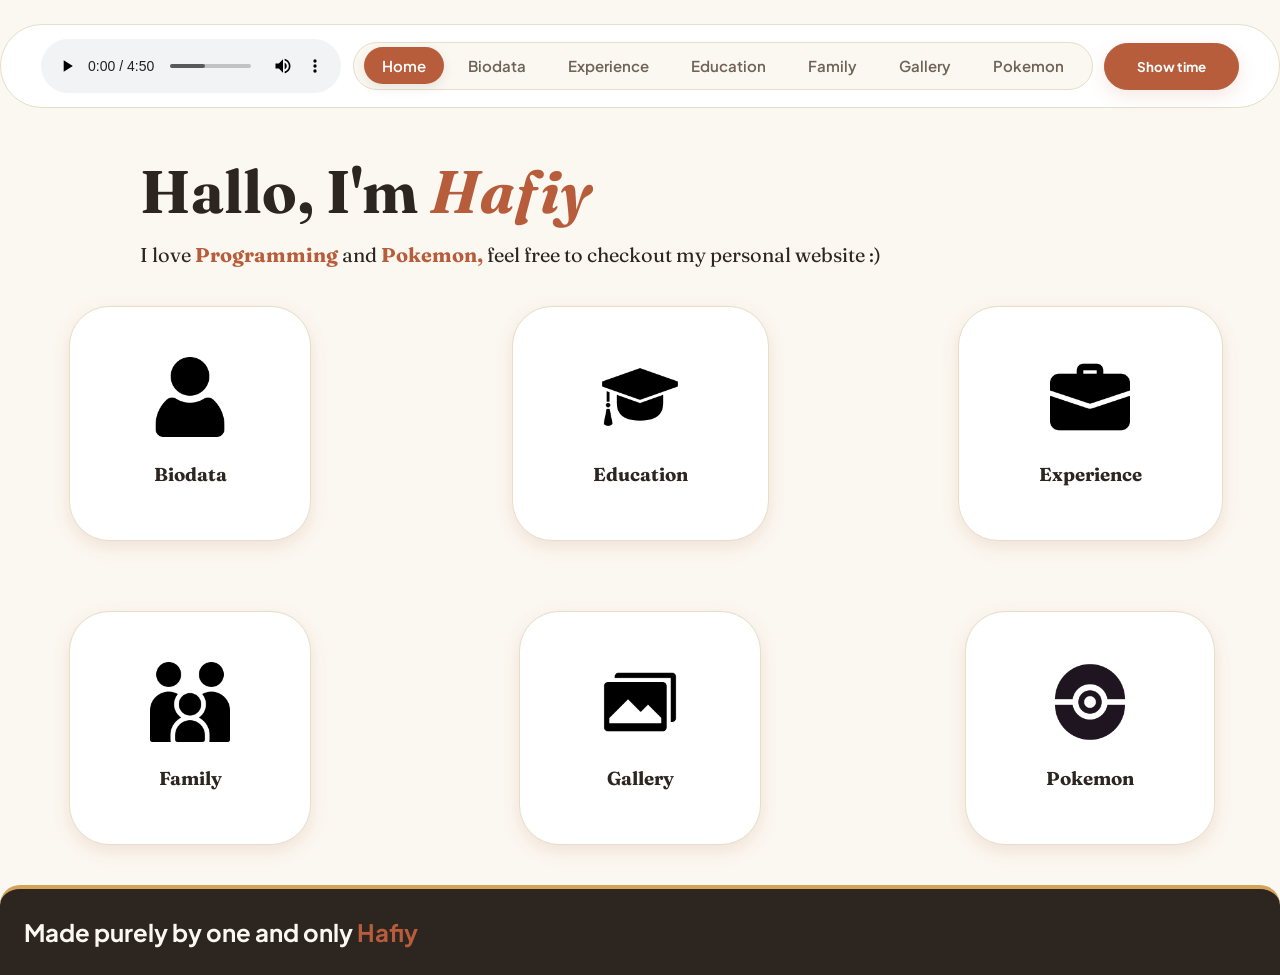
<file: index.html>
<!DOCTYPE html>
<html lang="en">
<head>
    <meta charset="UTF-8">
    <meta name="viewport" content="width=device-width, initial-scale=1.0">
    <title>Hafiy's Website</title>
    <link rel="stylesheet" href="style.css">
    <link rel="icon" type="image/x-icon" href="images/Logo/greninjalogo.jpg">
    <link rel="preconnect" href="https://fonts.googleapis.com">
    <link rel="preconnect" href="https://fonts.gstatic.com" crossorigin>
    <link href="https://fonts.googleapis.com/css2?family=Fraunces:ital,opsz,wght@0,9..144,600;0,9..144,700;1,9..144,500&family=Plus+Jakarta+Sans:wght@400;500;600;700&display=swap" rel="stylesheet">
</head>
<body>
    
    <header>
        <audio controls autoplay>
          <source src="audio/Fake Plastic Trees.mp3" type="audio/mp3">
        </audio>
          <nav>
              <ul>
                <li><a href="index.html" class="navhighlight">Home</a></li>
                <li><a href="biodata.html">Biodata</a></li>
                <li><a href="experience.html">Experience</a></li>
                <li><a href="education.html">Education</a></li>
                <li><a href="family.html">Family</a></li>
                <li><a href="gallery.html">Gallery</a></li>
                <li><a href="pokemon.html">Pokemon</a></li>
              </ul>
          </nav>
          <div>
            <button type="button" id="myBtn">Show time</button>
        </div>
    </header>

    <main>
      <div class="intro">
        <div>
          <h2>Hallo, I'm <b><em>Hafiy</em></b></h2>
          <p>I love <strong>Programming</strong> and <strong>Pokemon,</strong> feel free to checkout my personal website :)</p>
        </div>

      </div>
      <div class="heroCard">
        <a class="card" href="biodata.html">
          <img class="icon" src="images/icon/user.png" alt="icon biodata">
          <h3>Biodata</h3>
        </a>
        <a class="card" href="education.html">
          <img class="icon" src="images/icon/education.png" alt="education icon">
          <h3>Education</h3>
        </a>
        <a class="card" href="experience.html">
          <img class="icon" src="images/icon/experience.png" alt="experience icon">
          <h3>Experience</h3>
        </a>
        <a class="card" href="family.html">
          <img class="icon" src="images/icon/family.png" alt="family icon">
          <h3>Family</h3>
        </a>
        <a class="card" href="gallery.html">
          <img class="icon" src="images/icon/gallery.png" alt="gallery icon">
          <h3>Gallery</h3>
        </a>
        <a class="card" href="pokemon.html">
          <img class="icon" src="images/icon/pokemon.png" alt="pokemon icon">
          <h3>Pokemon</h3>
        </a>
      </div>

    </main>

    <script>
      document.getElementById("myBtn").addEventListener("click", function () {
        alert("The time now is " + new Date().toLocaleString("en-MY"));
      });
    </script>
    <footer>
        <h2>Made purely by one and only <strong>Hafiy</strong></h2>
    </footer>
</body>
</html>
</file>
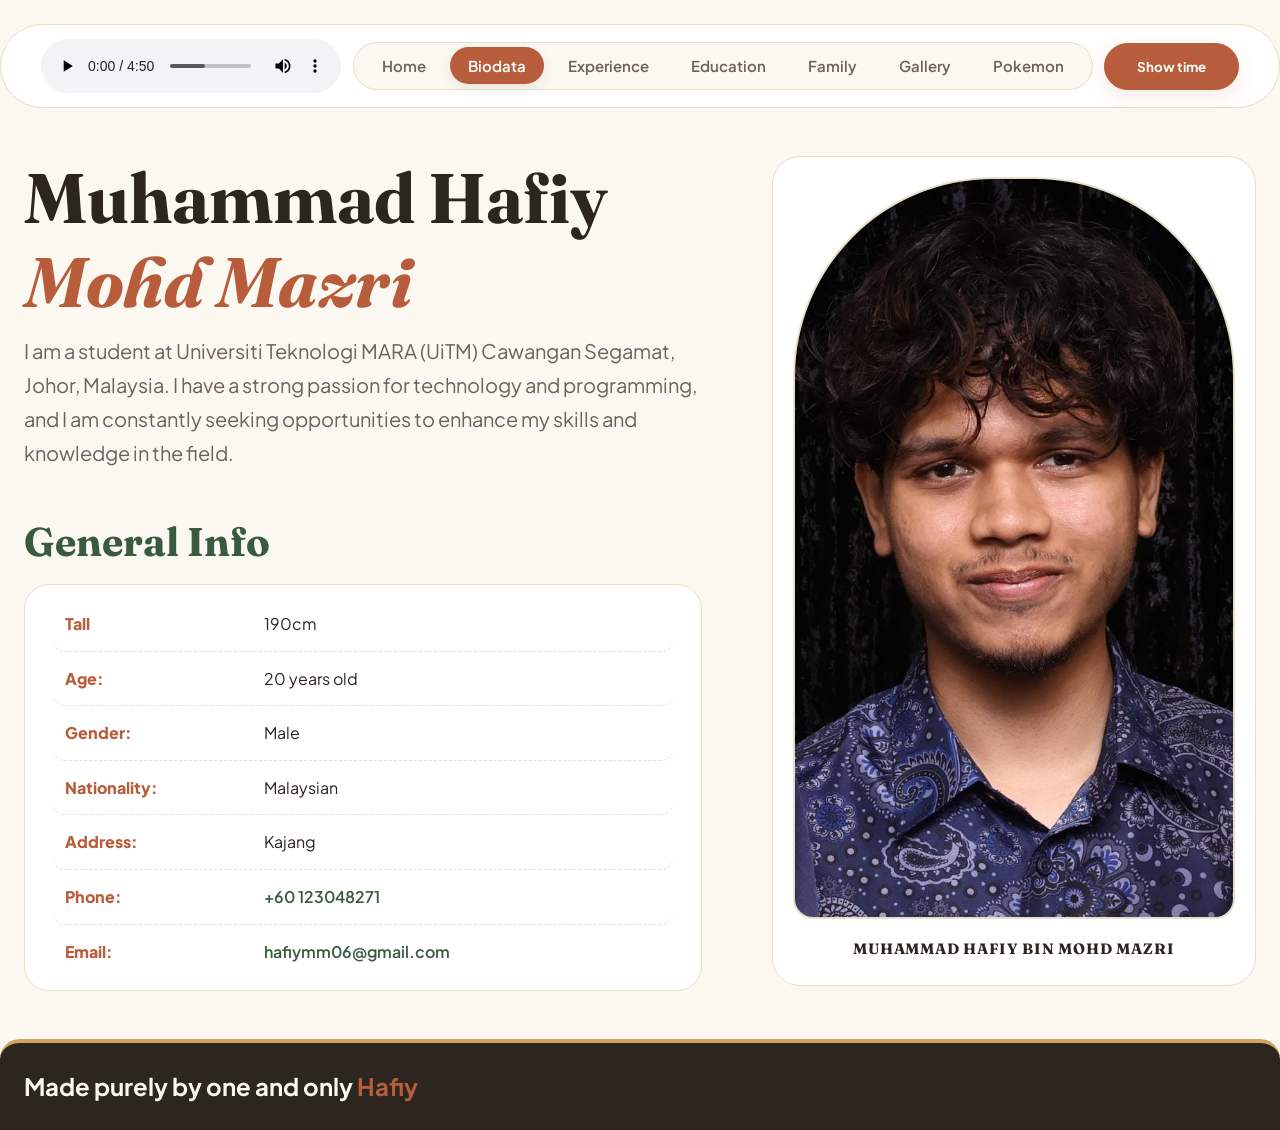
<file: biodata.html>
<!DOCTYPE html>
<html lang="en">
<head>
    <meta charset="UTF-8">
    <meta name="viewport" content="width=device-width, initial-scale=1.0">
    <title>Hafiy's Biodata</title>
    <link rel="stylesheet" href="style.css">
    <link rel="icon" type="image/x-icon" href="images/Logo/blazikenlogo.jpg">
    <link rel="preconnect" href="https://fonts.googleapis.com">
    <link rel="preconnect" href="https://fonts.gstatic.com" crossorigin>
    <link href="https://fonts.googleapis.com/css2?family=Fraunces:ital,opsz,wght@0,9..144,600;0,9..144,700;1,9..144,500&family=Plus+Jakarta+Sans:wght@400;500;600;700&display=swap" rel="stylesheet">
</head>
<body>

    <header>
            <audio controls autoplay>
                <source src="audio/Fake Plastic Trees.mp3" type="audio/mp3">
            </audio>
          <nav>
              <ul>
                <li><a href="index.html">Home</a></li>
                <li><a href="biodata.html" class="navhighlight">Biodata</a></li>
                <li><a href="experience.html">Experience</a></li>
                <li><a href="education.html">Education</a></li>
                <li><a href="family.html">Family</a></li>
                <li><a href="gallery.html">Gallery</a></li>
                <li><a href="pokemon.html">Pokemon</a></li>
              </ul>
          </nav>
          <div>
            <button type="button" id="myBtn">Show time</button>
        </div>
    </header>

    <main>
        <div class="biodata">
            <div class="biodataInfo">
                <h2>Muhammad Hafiy <br><span><em>Mohd Mazri</em></span></h2>
                <p>I am a student at Universiti Teknologi MARA (UiTM) Cawangan Segamat, Johor, Malaysia. I have a strong passion for technology and programming, and I am constantly seeking opportunities to enhance my skills and knowledge in the field.</p>

                <div>
                    <h3>General Info</h3>
                    <ol>
                        <li><strong>Tall</strong> 190cm</li>
                        <li><strong>Age:</strong> 20 years old</li>
                        <li><strong>Gender:</strong> Male</li>
                        <li><strong>Nationality:</strong> Malaysian</li>
                        <li><strong>Address:</strong> Kajang</li>
                        <li><strong>Phone:</strong> <a href="tel:+60123048271">+60 123048271</a></li>
                        <li><strong>Email:</strong> <a href="mailto:hafiymm06@gmail.com">hafiymm06@gmail.com</a></li>
                    </ol>
                </div>
            </div>

            <div class="PicOfMe">
                <figure>
                    <img src="images/biodataPic/biodata.jpg" alt="Picture of me">
                    <figcaption>MUHAMMAD HAFIY BIN MOHD MAZRI</figcaption>
                </figure>
            </div>
        </div>
    </main>

    <script>
      document.getElementById("myBtn").addEventListener("click", function () {
        alert("The time now is " + new Date().toLocaleString("en-MY"));
      });
    </script>

    <footer>
        <h2>Made purely by one and only <strong>Hafiy</strong></h2>
    </footer>

</body>
</html>
</file>
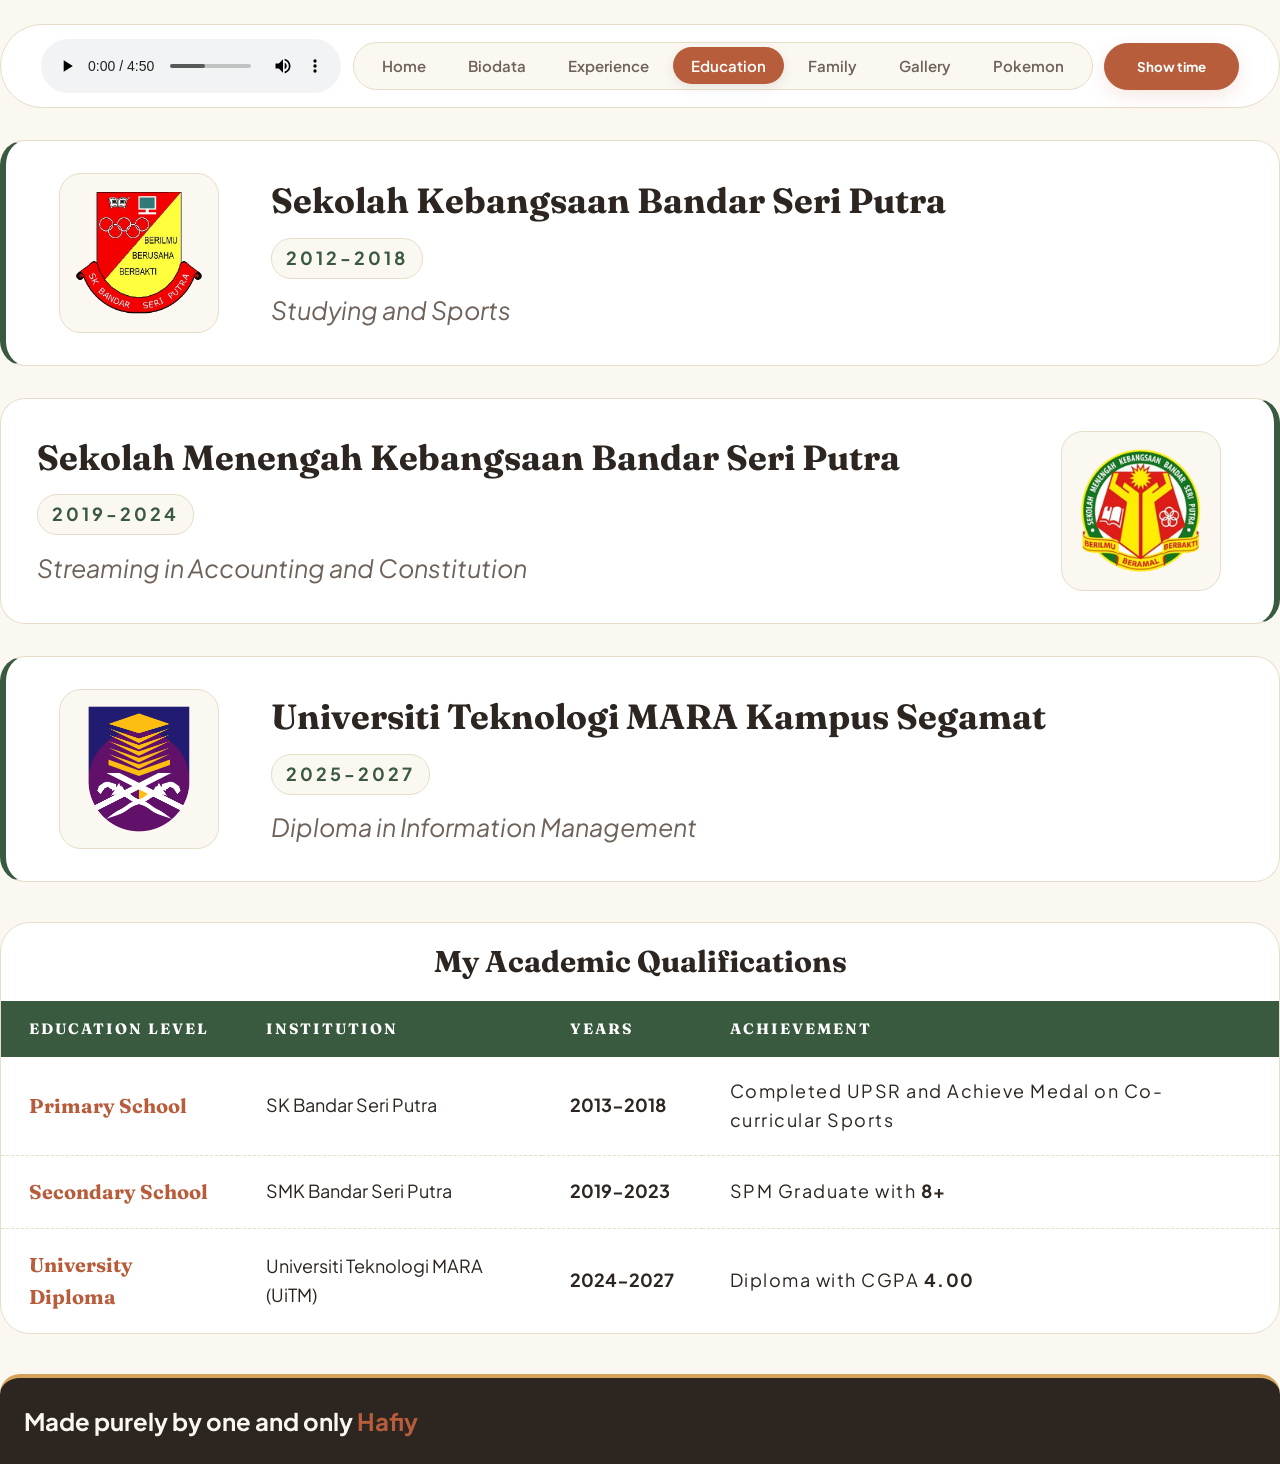
<file: education.html>
<!DOCTYPE html>
<html lang="en">
<head>
    <meta charset="UTF-8">
    <meta name="viewport" content="width=device-width, initial-scale=1.0">
    <title>Hafiy's Education</title>
    <link rel="stylesheet" href="style.css">
    <link rel="icon" type="image/x-icon" href="images/Logo/eeveelogo.jpg">
    <link rel="preconnect" href="https://fonts.googleapis.com">
    <link rel="preconnect" href="https://fonts.gstatic.com" crossorigin>
    <link href="https://fonts.googleapis.com/css2?family=Fraunces:ital,opsz,wght@0,9..144,600;0,9..144,700;1,9..144,500&family=Plus+Jakarta+Sans:wght@400;500;600;700&display=swap" rel="stylesheet">
</head>
<body>
    
    <header>
            <audio controls autoplay>
                <source src="audio/Fake Plastic Trees.mp3" type="audio/mp3">
            </audio>
          <nav>
              <ul>
                <li><a href="index.html">Home</a></li>
                <li><a href="biodata.html">Biodata</a></li>
                <li><a href="experience.html">Experience</a></li>
                <li><a href="education.html" class="navhighlight">Education</a></li>
                <li><a href="family.html">Family</a></li>
                <li><a href="gallery.html">Gallery</a></li>
                <li><a href="pokemon.html">Pokemon</a></li>
              </ul>
          </nav>
          <div>
            <button type="button" id="myBtn">Show time</button>
        </div>
    </header>

    <main> 
        <!-- SKBSP -->
         <div class="school1">
                <img id="schoolImage1" src="images/school/skbsplogo.png" data-full="images/school/skbsp.png" alt="Sekolah Kebangsaan Bandar Seri Putra">
            <a href="#SKBSP" class="school1Link">
                <h2><b>Sekolah Kebangsaan Bandar Seri Putra</b></h2>
                <p class="years">2012-2018</p>
                <p id="skDesc"><em><sub>Studying and Sports</sub></em></p>
            </a>
         </div>

         <!-- SMKBSP -->
         <div class="school2">
            <a href="#SMKBSP" class="school2Link">
                <h2><b>Sekolah Menengah Kebangsaan Bandar Seri Putra</b></h2>
                <p class="years">2019-2024</p>
                <p id="smkbspDesc"><em><sup>Streaming in Accounting and Constitution</sup></em></p>
            </a>
                <img id="schoolImage2" src="images/school/smkbsplogo.png" data-full="images/school/smkbspPic.jpg" alt="Sekolah Menengah Kebangsaan Bandar Seri Putra">
         </div>

         <!-- UiTM -->
         <div class="school3">
                <img id="schoolImage3" src="images/school/uitmlogo.png" data-full="images/school/segamatpic.jpg" alt="UiTM Kampus Segamat">
            <a href="#UITM" class="school3Link">
                <h2><bdo dir="rtl">tamageS supmaK ARAM igolonkeT itisrevinU</bdo></h2>
                <p class="years">2025-2027</p> 
                <p id="uitmDesc"><em>Diploma in Information Management</em></p>
            </a>
         </div>

         <!-- the modal for school image-->
         <div id="schoolmodal" class="schoolPicture">
            <!-- close button -->
            <span class="close">&times;</span>
            <!-- the image -->
            <img class="school-content" id="img01">
            <!-- caption variable -->
            <div id="caption"></div>
         </div>

        <div class="tableCard">
            <table class="table">
                <caption>My Academic Qualifications</caption>
                <thead>
                    <tr>
                        <th scope="col">EDUCATION LEVEL</th>
                        <th scope="col">INSTITUTION</th>
                        <th scope="col">YEARS</th>
                        <th scope="col">ACHIEVEMENT</th>
                    </tr>
                </thead>
                <tbody>
                    <tr id="SKBSP">
                        <th scope="row">Primary School</th>
                        <td><a href="https://web.facebook.com/skbandarseriputra/?_rdc=1&_rdr#">SK Bandar Seri Putra</a></td>
                        <td><b>2013-2018</b></td>
                        <td>Completed UPSR and Achieve Medal on Co-curricular Sports</td>
                    </tr>
                    <tr id="SMKBSP">
                        <th scope="row">Secondary School</th>
                        <td><a href="https://web.facebook.com/p/SMK-Bandar-Seri-Putra-Selangor-Rasmi-100057434470496/?_rdc=1&_rdr#">SMK Bandar Seri Putra</a></td>
                        <td><b>2019-2023</b></td>
                        <td>SPM Graduate with <b>8+</b></td>
                    </tr>
                    <tr id="UITM">
                        <th scope="row">University Diploma</th>
                        <td><a href="https://johor.uitm.edu.my/">Universiti Teknologi MARA (UiTM)</a></td>
                        <td><b>2024-2027</b></td>
                        <td>Diploma with CGPA <b>4.00</b></td>
                    </tr>
                </tbody>
            </table>
        </div>
    </main>

    <script>
        // scrip to make school image appear when clicking on the logo
        var modal = document.getElementById("schoolmodal");
        var modalImg = document.getElementById("img01");
        var captionText = document.getElementById("caption");

        // funtion logo that sets logo.alt, and logo dataset for the picture
        function openModal(logo) {
            modal.style.display = "block";
            modalImg.src = logo.dataset.full;
            captionText.innerHTML = logo.alt;
        }

        // each school logo its own separate picture, this is hard
        // this skbsp
        document.getElementById("schoolImage1").onclick = function () {
            openModal(this);
        }
        // this smkbsp
        document.getElementById("schoolImage2").onclick = function () {
            openModal(this);
        }
        // this uitm
        document.getElementById("schoolImage3").onclick = function () {
            openModal(this);
        }


        // x button on modal picture
            document.getElementsByClassName("close")[0].onclick = function() {
                modal.style.display = "none";
        };

        // noti and time script
        document.getElementById("myBtn").addEventListener("click", function () {
        alert("The time now is " + new Date().toLocaleString("en-MY"));
      });
    </script>

    <footer>
        <h2>Made purely by one and only <strong>Hafiy</strong></h2>
    </footer>
</body>
</html>
</file>
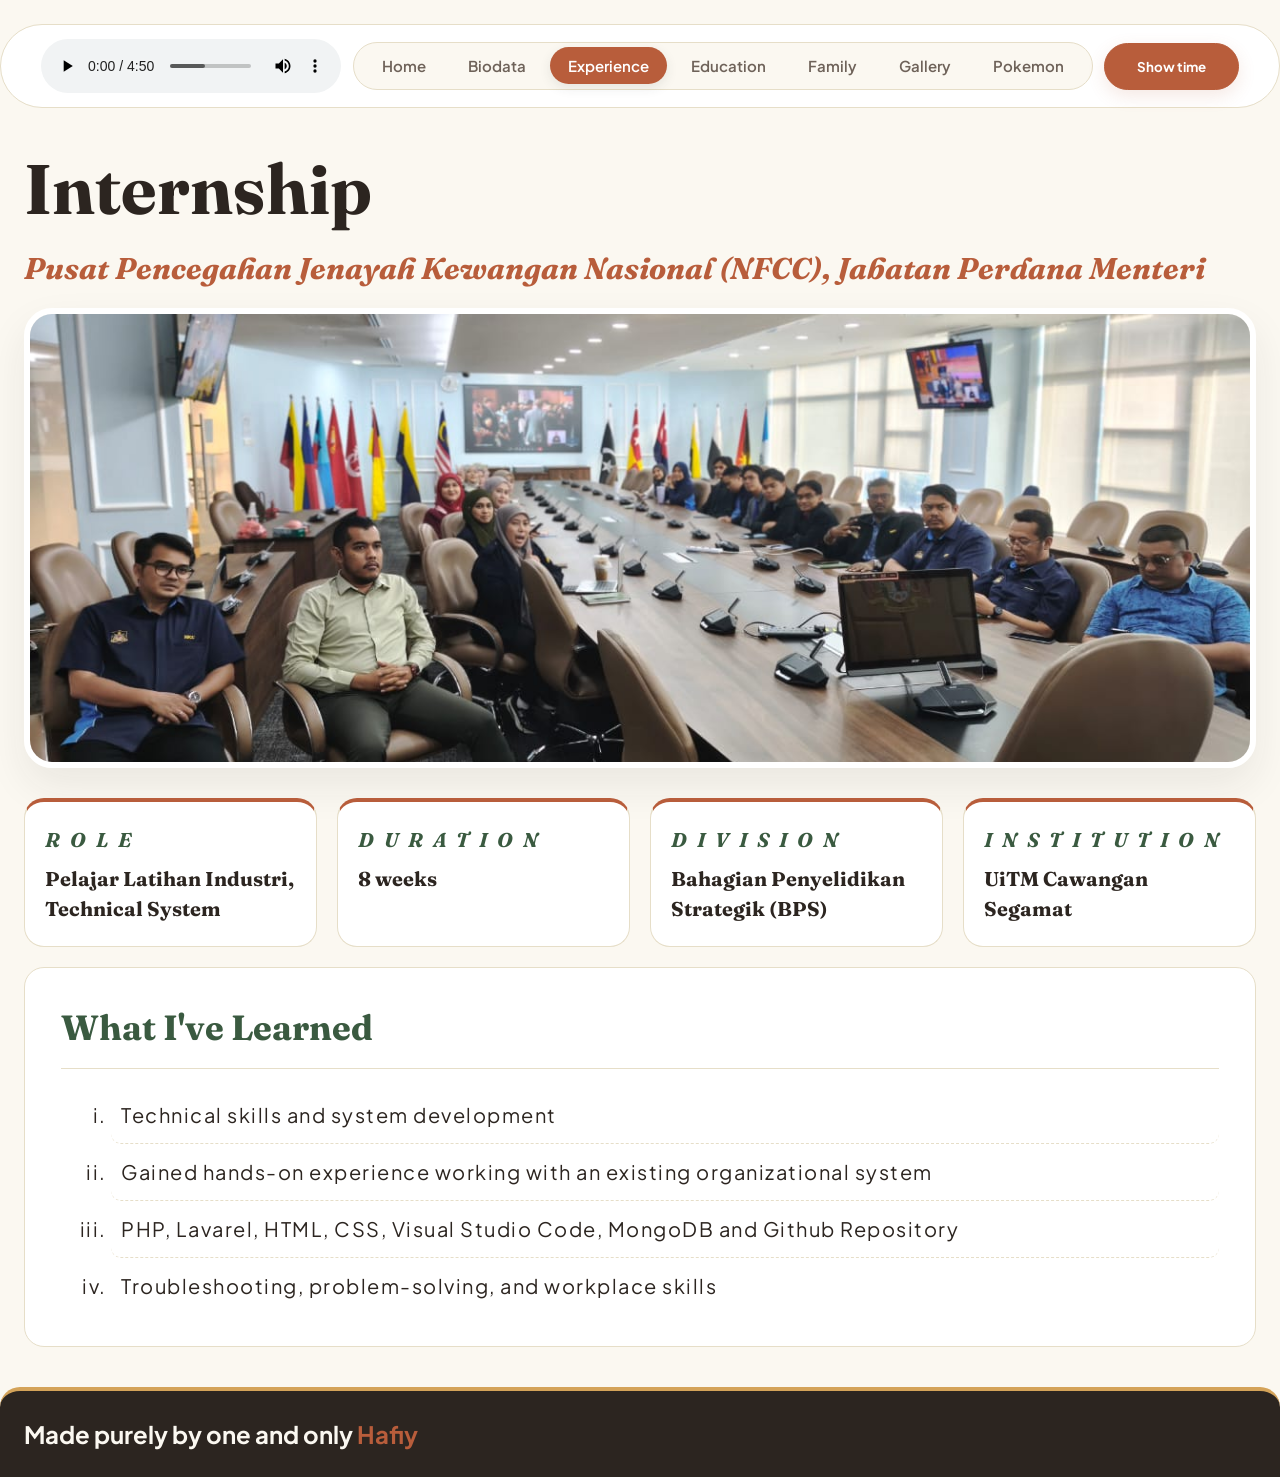
<file: experience.html>
<!DOCTYPE html>
<html lang="en">
<head>
    <meta charset="UTF-8">
    <meta name="viewport" content="width=device-width, initial-scale=1.0">
    <title>Hafiy's Experience</title>
    <link rel="stylesheet" href="style.css">
    <link rel="icon" type="image/x-icon" href="images/Logo/cocologo.jpg">
    <link rel="preconnect" href="https://fonts.googleapis.com">
    <link rel="preconnect" href="https://fonts.gstatic.com" crossorigin>
    <link href="https://fonts.googleapis.com/css2?family=Fraunces:ital,opsz,wght@0,9..144,600;0,9..144,700;1,9..144,500&family=Plus+Jakarta+Sans:wght@400;500;600;700&display=swap" rel="stylesheet">
</head>
<body>

    <header>
            <audio controls autoplay>
                <source src="audio/Fake Plastic Trees.mp3" type="audio/mp3">
            </audio>
          <nav>
              <ul>
                <li><a href="index.html">Home</a></li>
                <li><a href="biodata.html">Biodata</a></li>
                <li><a href="experience.html" class="navhighlight">Experience</a></li>
                <li><a href="education.html">Education</a></li>
                <li><a href="family.html">Family</a></li>
                <li><a href="gallery.html">Gallery</a></li>
                <li><a href="pokemon.html">Pokemon</a></li>
              </ul>
          </nav>
          <div>
            <button type="button" id="myBtn">Show time</button>
        </div>
    </header>

    <main>
        <div class="internship">
            <h2><b>Internship</b></h2>
            <h3><b><em>Pusat Pencegahan Jenayah Kewangan Nasional (NFCC), Jabatan Perdana Menteri</em></b></h3>
            
            <div class="intern">
                <a href="https://nfcc.jpm.gov.my/index.php/en/"><img src="images/experiencePic/nfccmeeting.jpg" alt="Meeting at NFCC"></a>
                
                <div class="internDetails">
                    <div class="detailCard">
                        <dt><em>ROLE</em></dt>
                        <dd>Pelajar Latihan Industri, Technical System</dd>
                    </div>
                    <div class="detailCard">
                        <dt><em>DURATION</em></dt>
                        <dd>8 weeks</dd>
                    </div>
                    <div class="detailCard">
                        <dt><em>DIVISION</em></dt>
                        <dd>Bahagian Penyelidikan Strategik (BPS)</dd>
                    </div>
                    <div class="detailCard">
                        <dt><em>INSTITUTION</em></dt>
                        <dd>UiTM Cawangan Segamat</dd>
                    </div>

                    <div class="learned">
                        <h4>What I've Learned</h4>
                        <ul>
                            <li>Technical skills and system development</li>
                            <li>Gained hands-on experience working with an existing organizational system</li>
                            <li>PHP, Lavarel, HTML, CSS, Visual Studio Code, MongoDB and Github Repository</li>
                            <li>Troubleshooting, problem-solving, and workplace skills</li>
                        </ul>
                    </div>
                </div>
            </div>
        </div>
    </main>

    <script>
      document.getElementById("myBtn").addEventListener("click", function () {
        alert("The time now is " + new Date().toLocaleString("en-MY"));
      });
    </script>

    <footer>
        <h2>Made purely by one and only <strong>Hafiy</strong></h2>
    </footer>

</body>
</html>
</file>
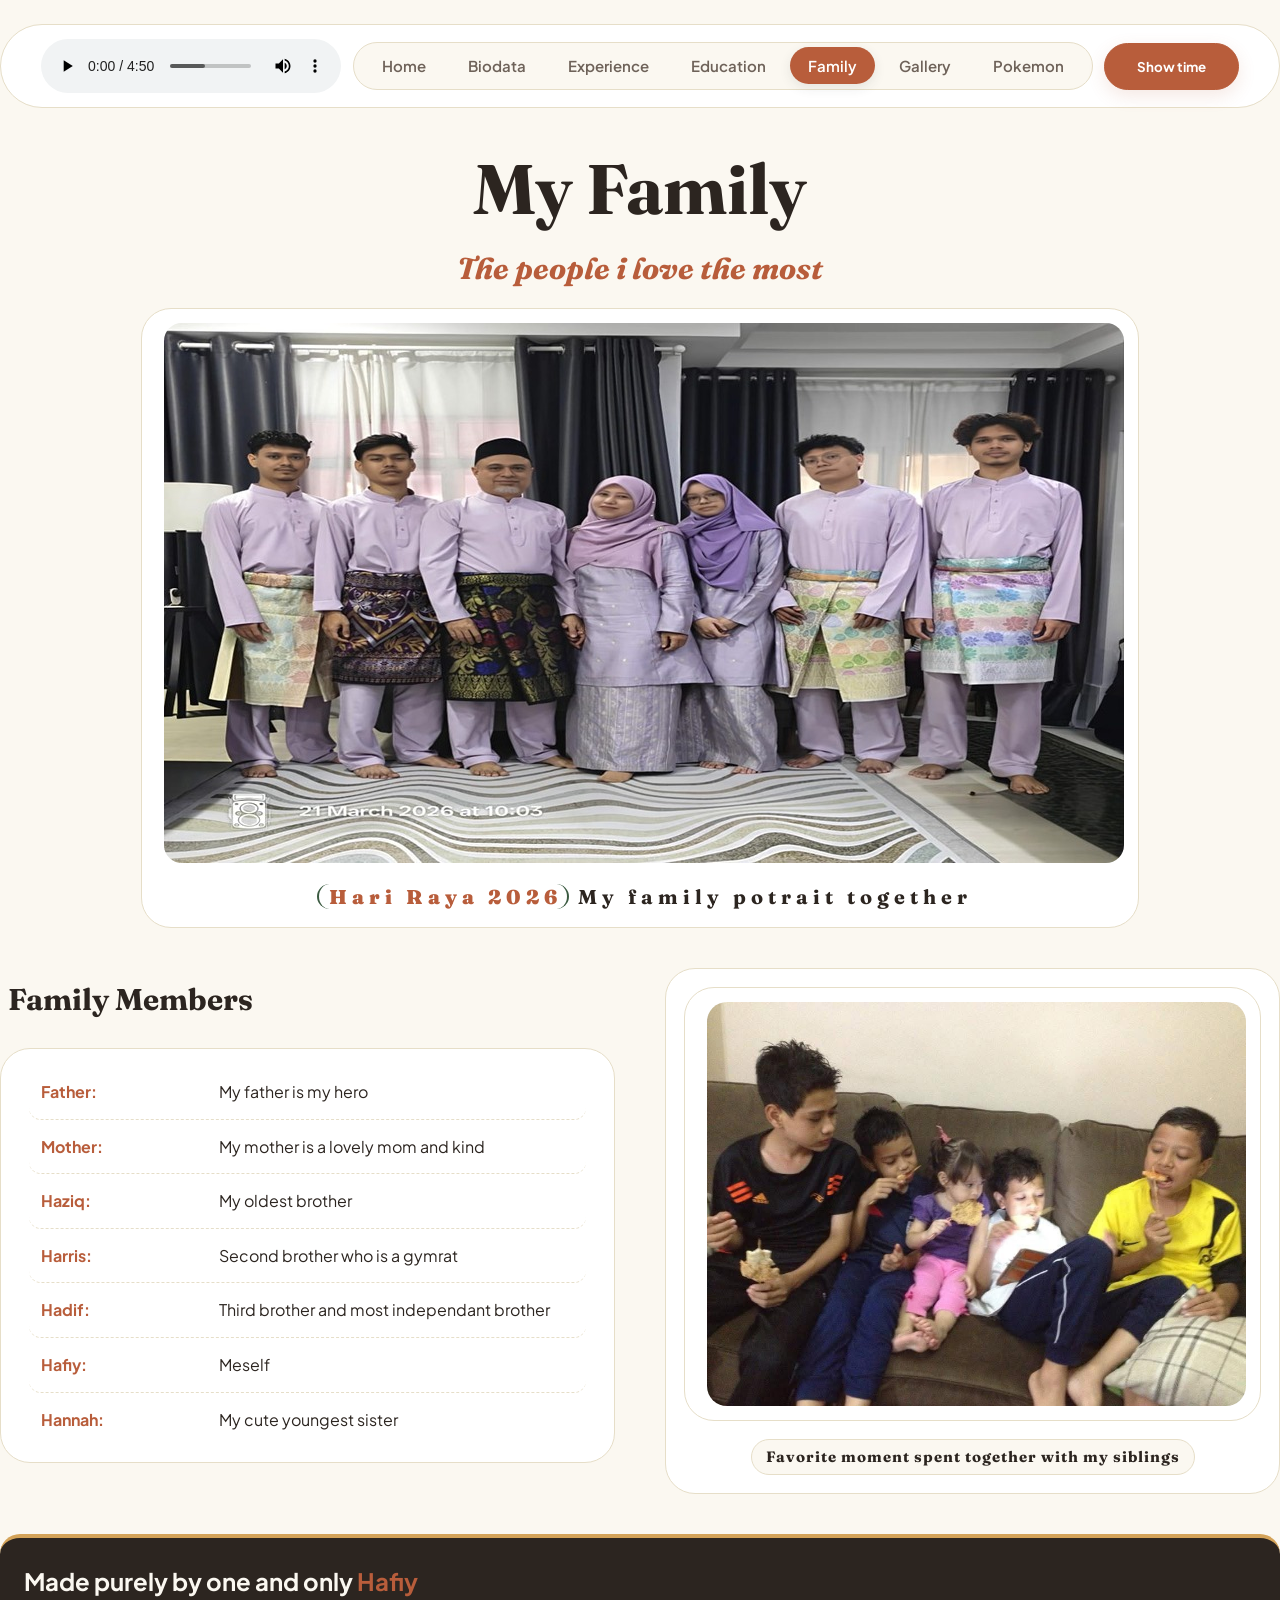
<file: family.html>
<!DOCTYPE html>
<html lang="en">
<head>
    <meta charset="UTF-8">
    <meta name="viewport" content="width=device-width, initial-scale=1.0">
    <title>Hafiy's Family</title>
    <link rel="stylesheet" href="style.css">
    <link rel="icon" type="image/x-icon" href="images/Logo/fuecocologo.jpg">
    <link rel="preconnect" href="https://fonts.googleapis.com">
    <link rel="preconnect" href="https://fonts.gstatic.com" crossorigin>
    <link href="https://fonts.googleapis.com/css2?family=Fraunces:ital,opsz,wght@0,9..144,600;0,9..144,700;1,9..144,500&family=Plus+Jakarta+Sans:wght@400;500;600;700&display=swap" rel="stylesheet">
</head>
<body>
    
    <header>
            <audio controls autoplay>
                <source src="audio/Fake Plastic Trees.mp3" type="audio/mp3">
            </audio>
          <nav>
              <ul>
                <li><a href="index.html">Home</a></li>
                <li><a href="biodata.html">Biodata</a></li>
                <li><a href="experience.html">Experience</a></li>
                <li><a href="education.html">Education</a></li>
                <li><a href="family.html" class="navhighlight">Family</a></li>
                <li><a href="gallery.html">Gallery</a></li>
                <li><a href="pokemon.html">Pokemon</a></li>
              </ul>
          </nav>
          <div>
            <button type="button" id="myBtn">Show time</button>
        </div>
    </header>

    <main>
        <div class="family">
            <h2>My Family</h2>
            <h3><em>The people i love the most</em></h3>
                <figure>
                    <img src="images/familyPic/family1.jpg" alt="Hari Raya Picture of my family" usemap="#Myfamily">
                    <figcaption><strong>Hari Raya 2026</strong> My family potrait together</figcaption>
                </figure>

                <!-- image map -->
                <map name="Myfamily">
                    <area alt="Haziq" title="Haziq" href="#haziq" coords="117,103,92,107,74,125,84,146,86,163,33,183,34,215,46,244,60,307,43,377,63,410,71,450,93,456,112,453,164,442,171,421,169,367,163,177,150,125,143,108" shape="poly">
                    <area alt="Hadif" title="Hadif" href="#hadif" coords="210,107,189,119,185,142,189,171,164,179,165,252,167,295,169,319,172,373,177,426,182,442,201,451,231,455,259,444,293,448,282,375,279,305,254,215,260,196,276,179,249,139,250,125,240,110" shape="poly">
                    <area alt="Father" title="Father" href="#father" coords="338,111,310,122,306,142,278,181,258,197,260,232,277,289,281,326,290,415,298,449,325,455,344,448,400,444,403,435,399,405,404,382,411,364,422,311,412,279,404,205,398,185,368,135,362,118" shape="poly">
                    <area alt="Mother" title="Mother" href="#mother" coords="454,150,435,156,424,184,409,204,416,280,423,324,410,382,407,426,408,443,426,451,447,457,466,458,490,448,513,444,526,437,528,398,535,349,529,315,523,228,504,183,485,157,474,154" shape="poly">
                    <area alt="Hannah" title="Hannah" href="#hannah" coords="532,146,512,160,513,197,525,263,529,292,541,369,537,443,565,447,602,453,616,441,612,389,612,343,607,282,621,249,616,205,571,154" shape="poly">
                    <area alt="Harris" title="Harris" href="#harris" coords="656,108,629,122,635,143,647,166,611,179,608,195,624,239,613,273,611,298,615,332,617,369,627,390,621,439,647,445,672,438,690,448,714,448,730,446,744,428,738,377,743,333,739,291,747,257,756,231,757,180,697,125,683,112" shape="poly">
                    <area alt="Hafiy" title="Hafiy" href="#hafiy" coords="825,86,792,98,786,112,805,153,760,169,760,197,744,285,745,308,755,322,758,361,752,441,751,451,775,458,794,453,842,463,854,470,886,467,884,362,898,321,919,302,917,167,866,145,880,105,864,87" shape="poly">
                </map>
                
                <div class="familyGrid">
                    <div class="familyCard">
                        <h4>Family Members</h4>
                        <ul>
                            <li id="father"><strong>Father:</strong>My father is my hero</li>
                            <li id="mother"><strong>Mother:</strong>My mother is a lovely mom and kind</li>
                            <li id="haziq"><strong>Haziq:</strong>My oldest brother</li>
                            <li id="harris"><strong>Harris:</strong>Second brother who is a gymrat</li>
                            <li id="hadif"><strong>Hadif:</strong>Third brother and most independant brother</li>
                            <li id="hafiy"><strong>Hafiy:</strong>Meself</li>
                            <li id="hannah"><strong>Hannah:</strong>My cute youngest sister</li>
                        </ul>
                    </div>

                    <div class="siblings">
                        <figure>
                            <img src="images/familyPic/family2.jpg" alt="Picture of all my siblings">
                        </figure><figcaption>Favorite moment spent together with my siblings</figcaption>
                    </div>
                </div>
        </div>
    </main>

    <script>
      document.getElementById("myBtn").addEventListener("click", function () {
        alert("The time now is " + new Date().toLocaleString("en-MY"));
      });
    </script>

    <footer>
        <h2>Made purely by one and only <strong>Hafiy</strong></h2>
    </footer>
</body>
</html>
</file>
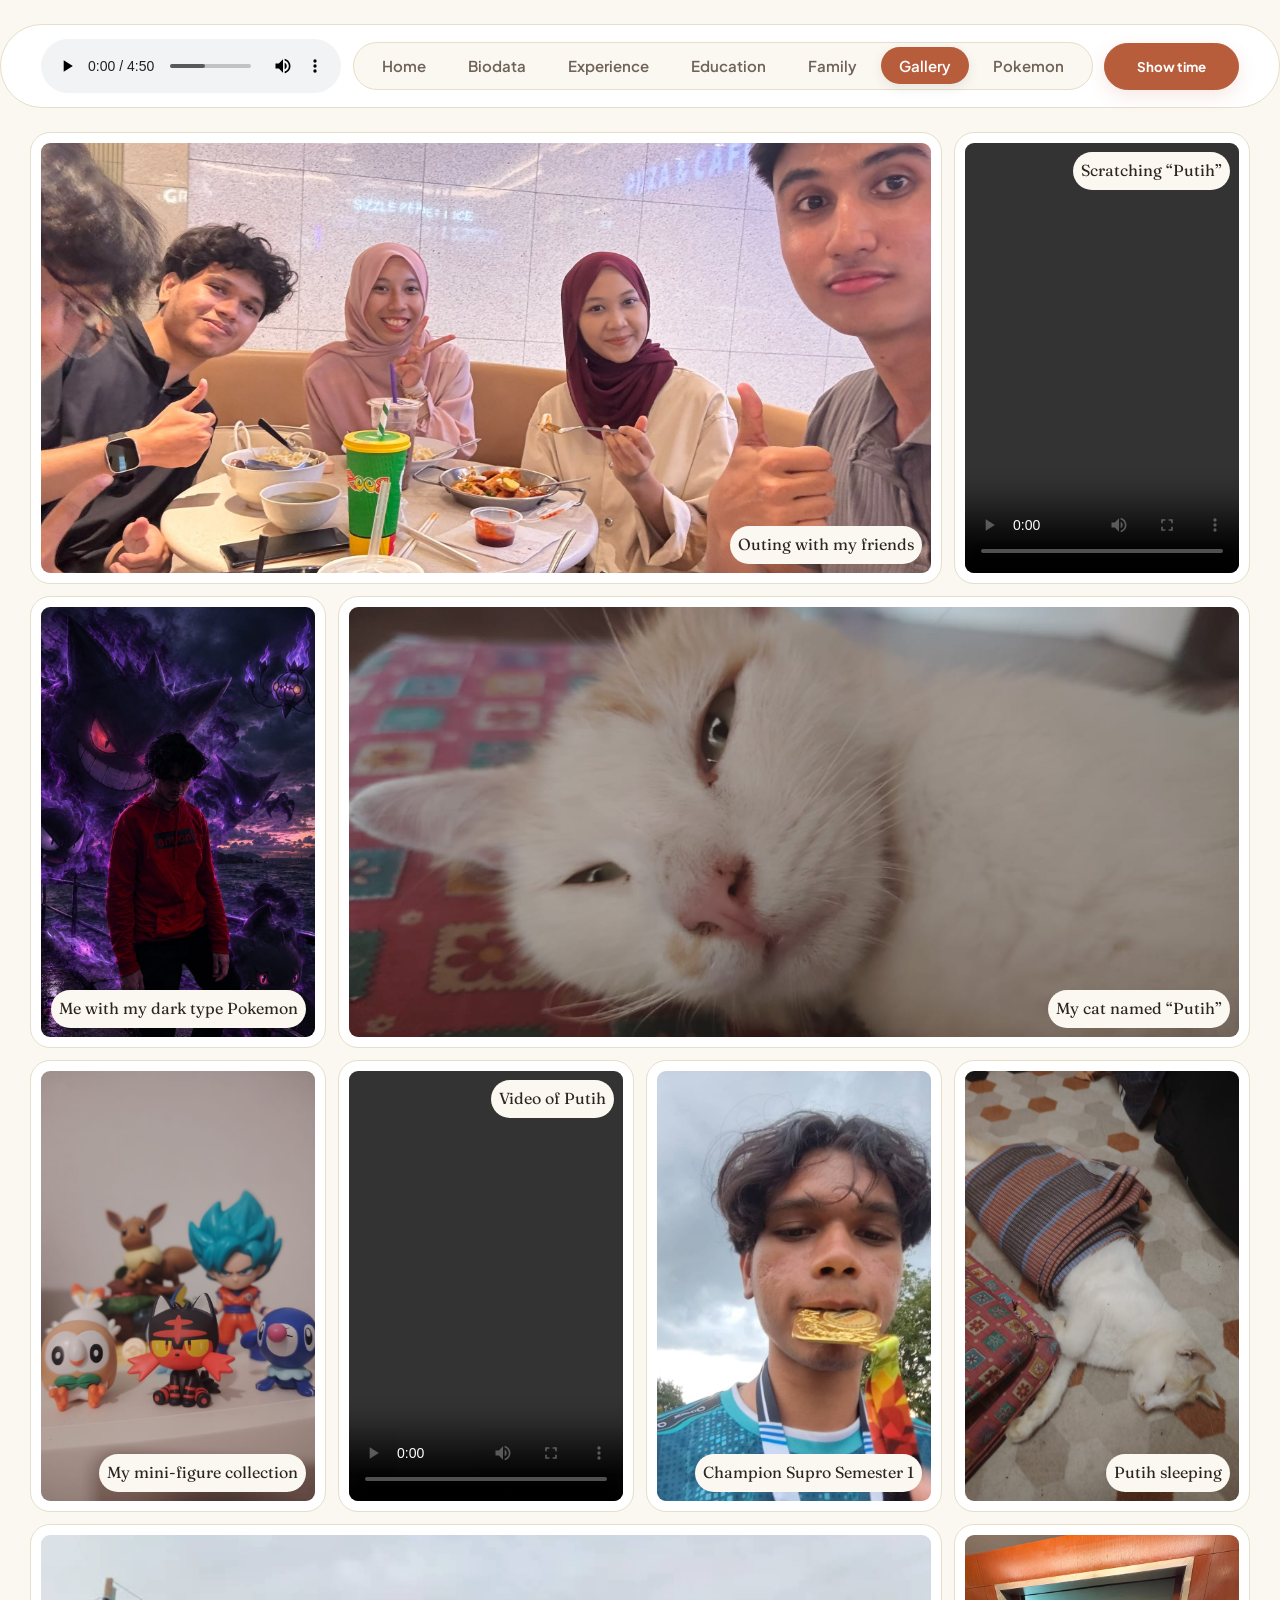
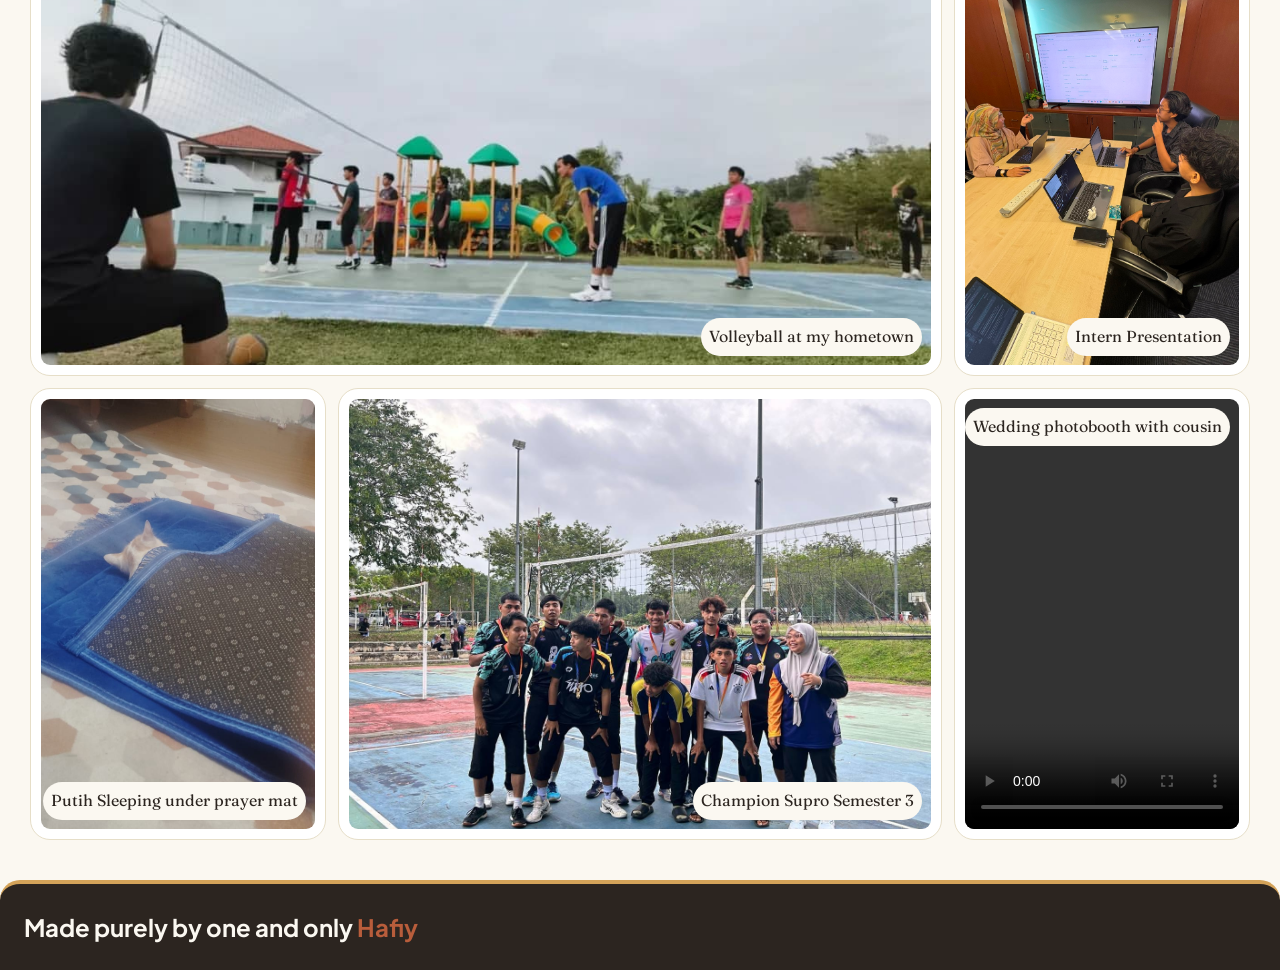
<file: gallery.html>
<!DOCTYPE html>
<html lang="en">
<head>
    <meta charset="UTF-8">
    <meta name="viewport" content="width=device-width, initial-scale=1.0">
    <title>Hafiy's Gallery</title>
    <link rel="stylesheet" href="style.css">
    <link rel="icon" type="image/x-icon" href="images/Logo/rayquazalogo.jpg">
    <link rel="preconnect" href="https://fonts.googleapis.com">
    <link rel="preconnect" href="https://fonts.gstatic.com" crossorigin>
    <link href="https://fonts.googleapis.com/css2?family=Fraunces:ital,opsz,wght@0,9..144,600;0,9..144,700;1,9..144,500&family=Plus+Jakarta+Sans:wght@400;500;600;700&display=swap" rel="stylesheet">
</head>
<body>
    
    <header>
            <audio controls autoplay>
                <source src="audio/Fake Plastic Trees.mp3" type="audio/mp3">
            </audio>
          <nav>
              <ul>
                <li><a href="index.html">Home</a></li>
                <li><a href="biodata.html">Biodata</a></li>
                <li><a href="experience.html">Experience</a></li>
                <li><a href="education.html">Education</a></li>
                <li><a href="family.html">Family</a></li>
                <li><a href="gallery.html" class="navhighlight">Gallery</a></li>
                <li><a href="pokemon.html">Pokemon</a></li>
              </ul>
          </nav>
          <div>
            <button type="button" id="myBtn">Show time</button>
        </div>
    </header>

    <main>
        <div class="gallery">
            <div class="galleryPic" style="grid-area: pic1;">
                <video controls>
                    <source src="images/gallery/gallery1.mp4" type="video/mp4">
                </video>
                <div class="descriptionVideo">
                    <p>Scratching  <q>Putih</q></p>
                </div>
            </div>
            <div class="galleryPic" style="grid-area: pic2;">
                <img src="images/gallery/gallery2.jpg" alt="Me with my dark type Pokemon">
                <div class="description">
                    <p>Me with my dark type Pokemon</p>
                </div>
            </div>
            <div class="galleryPic" style="grid-area: pic3;">
                <img src="images/gallery/gallery3.jpg" alt="Outing with my friends">
                <div class="description">
                    <p>Outing with my friends</p>
                </div>
            </div>
            <div class="galleryPic" style="grid-area: pic4;">
                <img src="images/gallery/gallery4.jpg" alt="My mini-figure collection">
                <div class="description">
                    <p>My mini-figure collection</p>
                </div>
            </div>
            <div class="galleryPic" style="grid-area: pic5;">
                <video controls>
                    <source src="images/gallery/gallery5.mp4" type="video/mp4" loading="lazy">
                </video>
                <div class="descriptionVideo">
                    <p>Video of Putih</p>
                </div>
            </div>
            <div class="galleryPic" style="grid-area: pic6;">
                <img src="images/gallery/gallery6.jpg" alt="My cat named Putih">
                <div class="description">
                    <p>My cat named <q>Putih</q></p>
                </div>
            </div>
            <div class="galleryPic" style="grid-area: pic7;">
                <img src="images/gallery/gallery7.jpg" alt="Champion Supro Semester 1">
                <div class="description">
                    <p>Champion Supro Semester 1</p>
                </div>
            </div>
            <div class="galleryPic" style="grid-area: pic8;">
                <img src="images/gallery/gallery8.jpg" alt="Champion Supro Semester 3">
                <div class="description">
                    <p>Champion Supro Semester 3</p>
                </div>
            </div>
            <div class="galleryPic" style="grid-area: pic9;">
                <img src="images/gallery/gallery9.jpg" alt="Putih sleeping">
                <div class="description">
                    <p>Putih sleeping</p>
                </div>
            </div>
            <div class="galleryPic" style="grid-area: pic10;">
                <img src="images/gallery/gallery10.jpg" alt="Intern Presentation">
                <div class="description">
                    <p>Intern Presentation</p>
                </div>
            </div>
            <div class="galleryPic" style="grid-area: pic11;">
                <img src="images/gallery/gallery11.jpg" alt="Putih Sleeping under prayer mat">
                <div class="description">
                    <p>Putih Sleeping under prayer mat</p>
                </div>
            </div>
            <div class="galleryPic" style="grid-area: pic12;">
                <img src="images/gallery/gallery12.jpg" alt="Volleyball at my hometown">
                <div class="description">
                    <p>Volleyball at my hometown</p>
                </div>
            </div>
            <div class="galleryPic" style="grid-area: pic13;">
                <video controls>
                    <source src="images/gallery/gallery13.mp4" type="video/mp4">
                </video>
                <div class="descriptionVideo">
                    <p>Wedding photobooth with cousin</p>
                </div>
            </div>
        </div>
    </main>

    <script>
      document.getElementById("myBtn").addEventListener("click", function () {
        alert("The time now is " + new Date().toLocaleString("en-MY"));
      });
    </script>

    <footer>
        <h2>Made purely by one and only <strong>Hafiy</strong></h2>
    </footer>
</body>
</html>
</file>
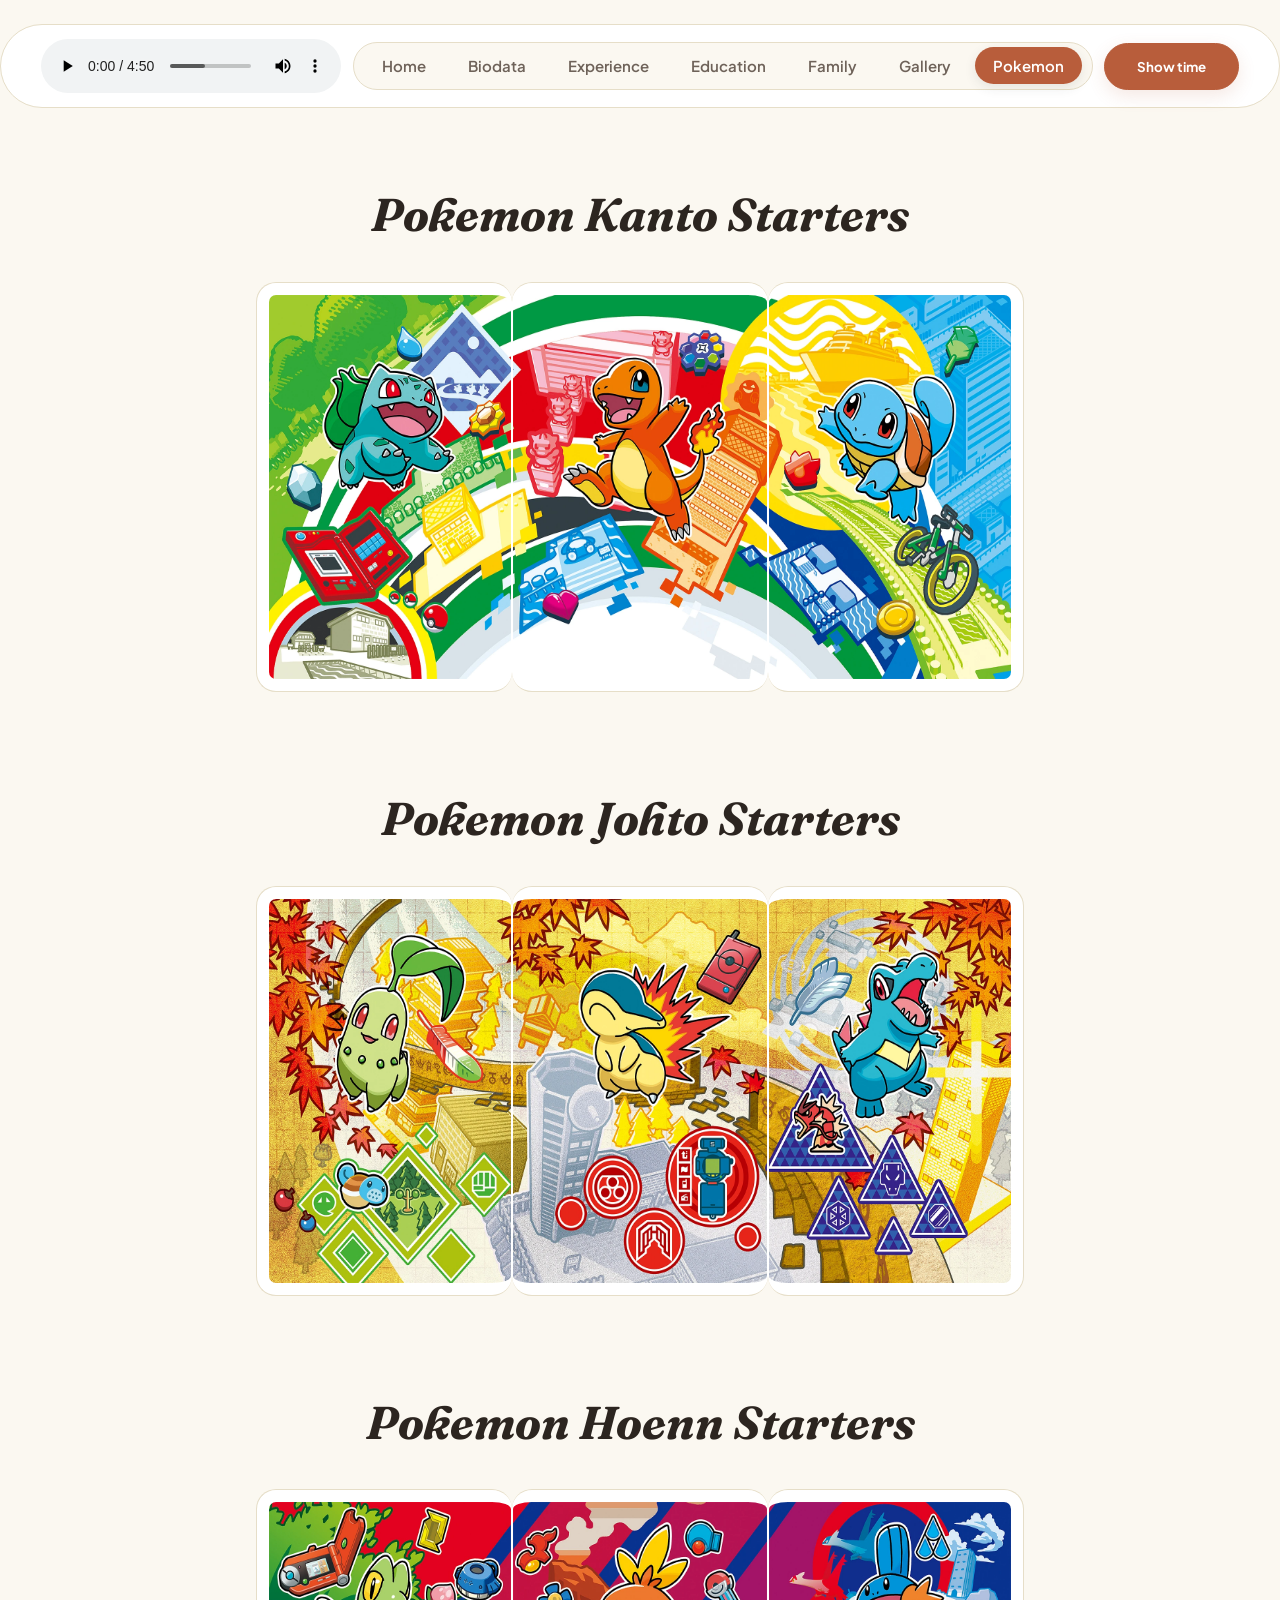
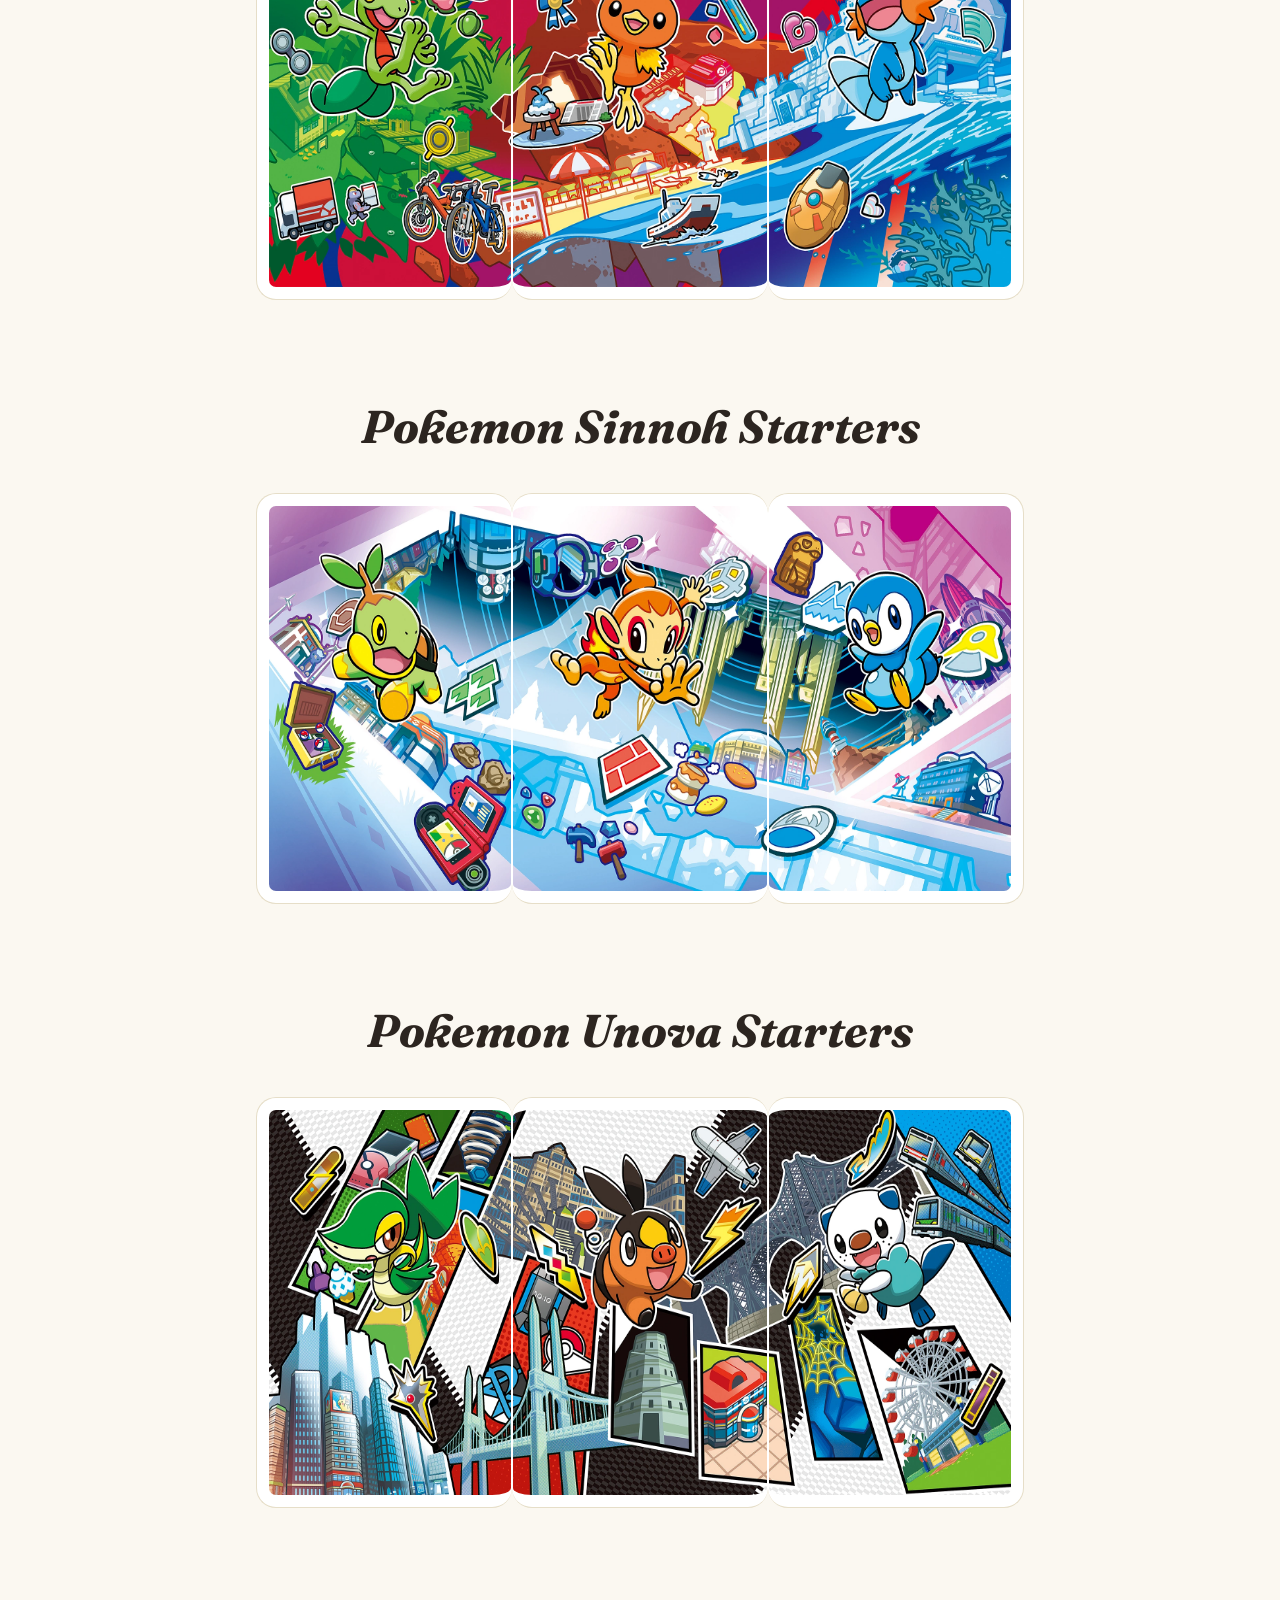
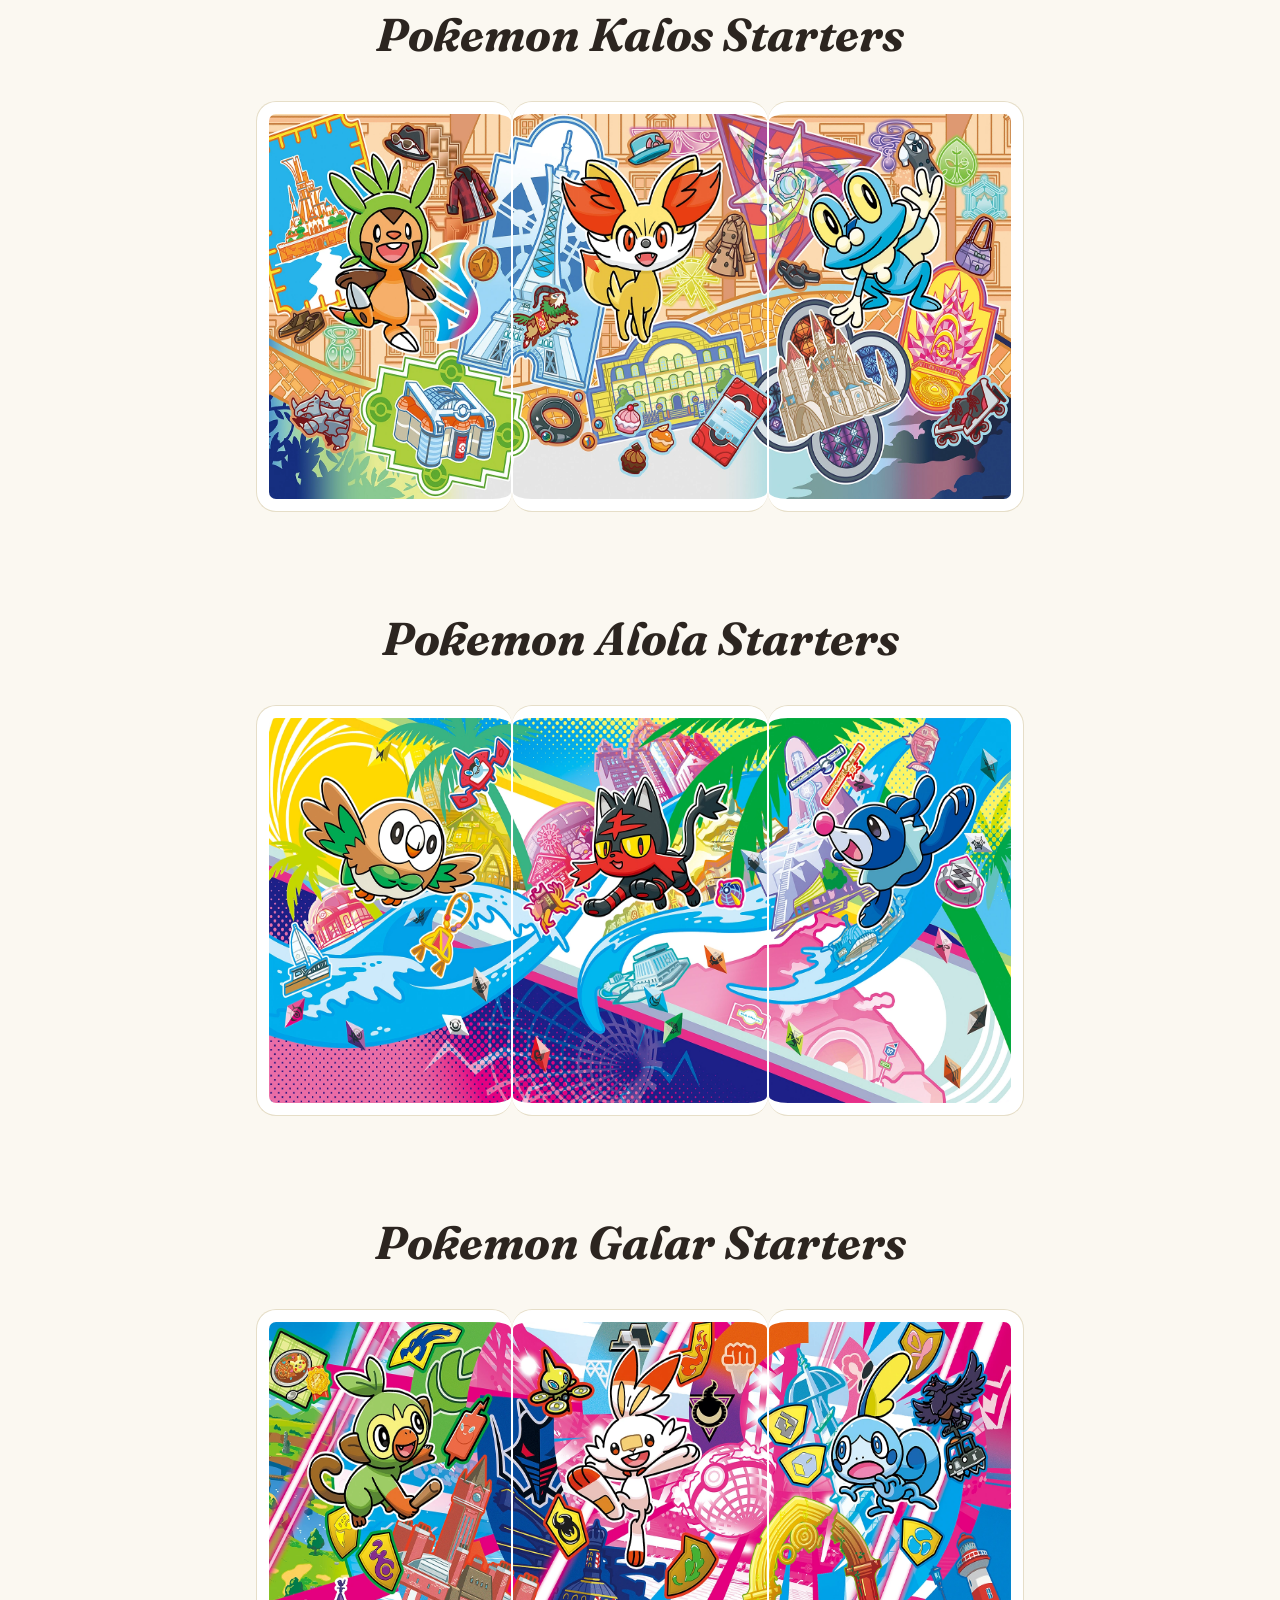
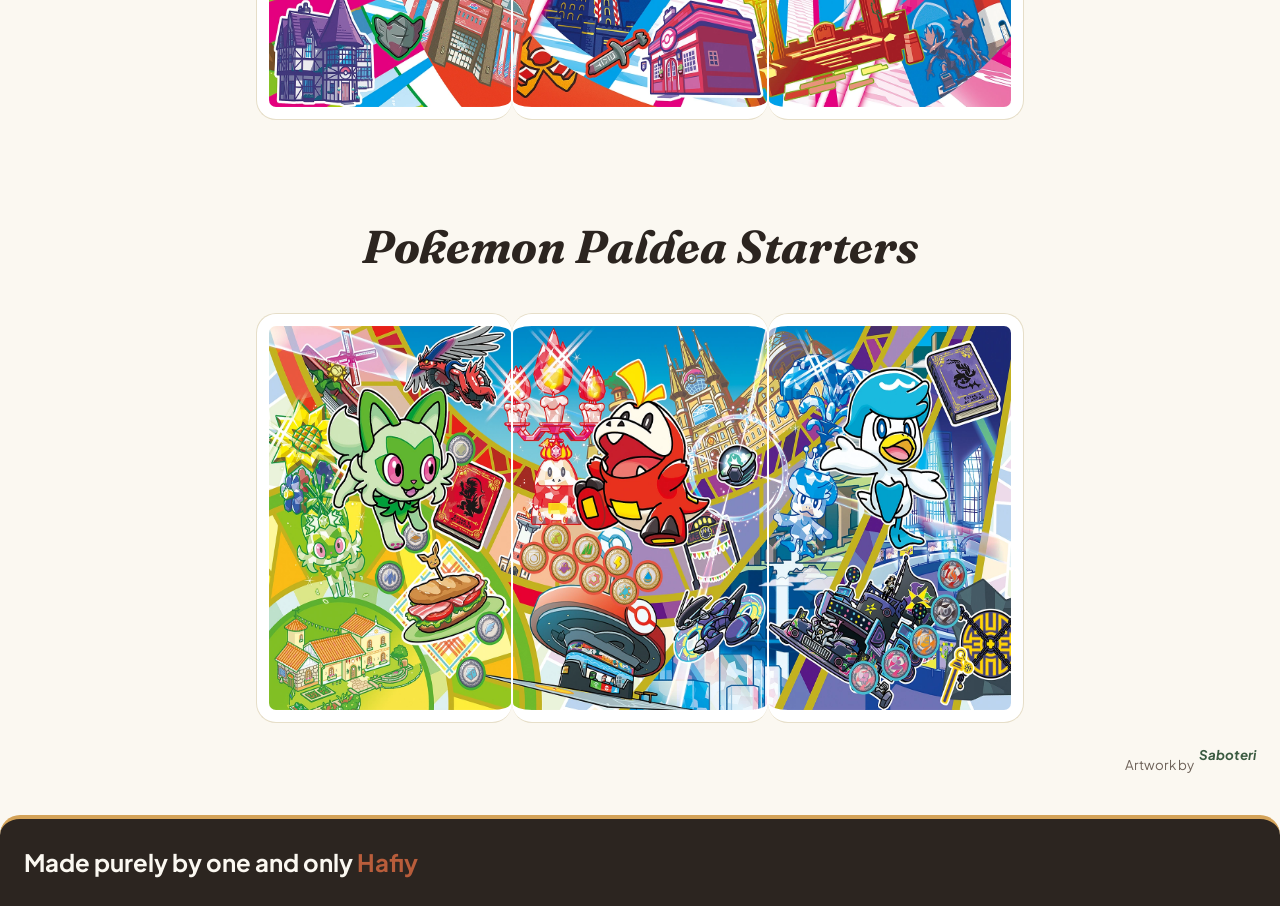
<file: pokemon.html>
<!DOCTYPE html>
<html lang="en">
<head>
    <meta charset="UTF-8">
    <meta name="viewport" content="width=device-width, initial-scale=1.0">
    <title>Hafiy's Pokemon</title>
    <link rel="stylesheet" href="style.css">
    <link rel="icon" type="image/x-icon" href="images/Logo/venasaurlogo.jpg">
    <link rel="preconnect" href="https://fonts.googleapis.com">
    <link rel="preconnect" href="https://fonts.gstatic.com" crossorigin>
    <link href="https://fonts.googleapis.com/css2?family=Fraunces:ital,opsz,wght@0,9..144,600;0,9..144,700;1,9..144,500&family=Plus+Jakarta+Sans:wght@400;500;600;700&display=swap" rel="stylesheet">
</head>
<body>
    
    <header>
            <audio controls autoplay>
                <source src="audio/Fake Plastic Trees.mp3" type="audio/mp3">
            </audio>
          <nav>
              <ul>
                <li><a href="index.html">Home</a></li>
                <li><a href="biodata.html">Biodata</a></li>
                <li><a href="experience.html">Experience</a></li>
                <li><a href="education.html">Education</a></li>
                <li><a href="family.html">Family</a></li>
                <li><a href="gallery.html">Gallery</a></li>
                <li><a href="pokemon.html" class="navhighlight">Pokemon</a></li>
              </ul>
          </nav>
          <div>
            <button type="button" id="myBtn">Show time</button>
        </div>
    </header>

    <main>
        <!-- Kanto Region -->
        <h2 id="kanto"><em>Pokemon Kanto Starters</em></h2>

        <!-- Gen 1 Kanto -->
        <!-- Bulbasaur -->
        <div class="pokemonContainer">
            <div class="pokemon1">
                <img src="images/pokemon/bulbasour.webp" alt="It's Bulbasaur!" loading="lazy">
                <div class="overlay">
                    <div class="name1">Bulbasaur</div>
                </div>
            </div>

            <!-- Charmander -->
            <div class="pokemon2">
                <img src="images/pokemon/charmander.webp" alt="It's Charmander!" loading="lazy">
                <div class="overlay">
                    <div class="name2">Charmander</div>
                </div>
            </div>

            <!-- Squirtle -->
            <div class="pokemon3">
                <img src="images/pokemon/squirtle.webp" alt="It's Squirtle!" loading="lazy">
                <div class="overlay">
                    <div class="name3">Squirtle</div>
                </div>
            </div>
        </div>

        <!-- Johto Region -->
        <h2 id="Johto"><em>Pokemon Johto Starters</em></h2>
        <!-- im too confused in this grid part.. -->
        <!-- Gen 2 Johto-->
         <!-- Chikorita -->
        <div class="pokemonContainer">
            <div class="pokemon4">
                <img src="images/pokemon/Chikorita.webp" alt="It's Chikorita" loading="lazy">
                <div class="overlay">
                    <div class="name4">Chikorita</div>
                </div>
            </div>
            
            <!-- Cyndaquil -->
             <div class="pokemon5">
                <img src="images/pokemon/Cyndaquil.webp" alt="It's Cyndaquil" loading="lazy">
                <div class="overlay">
                    <div class="name5">Cyndaquil</div>
                </div>
             </div>

             <!-- Totodile -->
              <div class="pokemon6">
                <img src="images/pokemon/Totodile.webp" alt="It's Totodile" loading="lazy">
                <div class="overlay">
                    <div class="name6">Totodile</div>
                </div>
              </div>
        </div>   
        
        <!-- Hoenn Region -->
        <h2 id="Hoenn"><em>Pokemon Hoenn Starters</em></h2>
        <!-- Gen 3 Hoenn-->
         <!-- Treecko -->
        <div class="pokemonContainer">
            <div class="pokemon7">
                <img src="images/pokemon/Treecko.webp" alt="It's Treecko" loading="lazy">
                <div class="overlay">
                    <div class="name4">Treecko</div>
                </div>
            </div>
            
            <!-- Torchic -->
             <div class="pokemon8">
                <img src="images/pokemon/torchic.webp" alt="It's Torchic" loading="lazy">
                <div class="overlay">
                    <div class="name5">Torchic</div>
                </div>
             </div>

             <!-- Mudkip -->
              <div class="pokemon9">
                <img src="images/pokemon/mudkip.webp" alt="It's Mudkip" loading="lazy">
                <div class="overlay">
                    <div class="name6">Mudkip</div>
                </div>
              </div>
        </div> 

        <!-- Sinnoh Region -->
        <h2 id="Sinnoh"><em>Pokemon Sinnoh Starters</em></h2>
        <!-- Gen 4 Sinnoh-->
         <!-- Turtwig -->
        <div class="pokemonContainer">
            <div class="pokemon10">
                <img src="images/pokemon/turtwig.webp" alt="It's Turtwig" loading="lazy">
                <div class="overlay">
                    <div class="name10">Turtwig</div>
                </div>
            </div>
            
            <!-- Chimchar -->
             <div class="pokemon11">
                <img src="images/pokemon/chimchar.webp" alt="It's Chimchar" loading="lazy">
                <div class="overlay">
                    <div class="name11">Chimchar</div>
                </div>
             </div>

             <!-- Piplup -->
              <div class="pokemon12">
                <img src="images/pokemon/piplup.webp" alt="It's Piplup" loading="lazy">
                <div class="overlay">
                    <div class="name12">Piplup</div>
                </div>
              </div>
        </div>

        <!-- Unova Region (My fav black & white NDS game)-->
        <h2 id="Unova"><em>Pokemon Unova Starters</em></h2>
        <!-- Gen 5 Unova-->
         <!-- Snivy -->
        <div class="pokemonContainer">
            <div class="pokemon13">
                <img src="images/pokemon/snivy.webp" alt="It's Snivy" loading="lazy">
                <div class="overlay">
                    <div class="name13">Snivy</div>
                </div>
            </div>
            
            <!-- Tepig -->
             <div class="pokemon14">
                <img src="images/pokemon/tepig.webp" alt="It's Tepig" loading="lazy">
                <div class="overlay">
                    <div class="name14">Tepig</div>
                </div>
             </div>

             <!-- Oshawott -->
              <div class="pokemon15">
                <img src="images/pokemon/oshawott.webp" alt="It's Oshawott" loading="lazy">
                <div class="overlay">
                    <div class="name15">Oshawott</div>
                </div>
              </div>
        </div>

        <!-- Kalos Region -->
        <h2 id="Kalos"><em>Pokemon Kalos Starters</em></h2>
        <!-- Gen 6 Kalos-->
         <!-- Chespin -->
        <div class="pokemonContainer">
            <div class="pokemon16">
                <img src="images/pokemon/chespin.webp" alt="It's Chespin" loading="lazy">
                <div class="overlay">
                    <div class="name16">Chespin</div>
                </div>
            </div>
            
            <!-- Fennekin -->
             <div class="pokemon17">
                <img src="images/pokemon/fennekin.webp" alt="It's Fennekin" loading="lazy">
                <div class="overlay">
                    <div class="name17">Fennekin</div>
                </div>
             </div>

             <!-- Froakie -->
              <div class="pokemon18">
                <img src="images/pokemon/froakie.webp" alt="It's Froakie" loading="lazy">
                <div class="overlay">
                    <div class="name18">Froakie</div>
                </div>
            </div>
        </div>    

        <!-- Alola Region -->
        <h2 id="Alola"><em>Pokemon Alola Starters</em></h2>
        <!-- Gen 7 Alola-->
         <!-- Rowlet -->
        <div class="pokemonContainer">
            <div class="pokemon19">
                <img src="images/pokemon/rowlet.webp" alt="It's Rowlet" loading="lazy">
                <div class="overlay">
                    <div class="name19">Rowlet</div>
                </div>
            </div>
            
            <!-- Litten -->
             <div class="pokemon20">
                <img src="images/pokemon/litten.webp" alt="It's Litten" loading="lazy">
                <div class="overlay">
                    <div class="name20">Litten</div>
                </div>
             </div>

             <!-- Popplio -->
              <div class="pokemon21">
                <img src="images/pokemon/popplio.webp" alt="It's Popplio" loading="lazy">
                <div class="overlay">
                    <div class="name21">Popplio</div>
                </div>
            </div>
        </div>

        <!-- Galar Region -->
        <h2 id="Galar"><em>Pokemon Galar Starters</em></h2>
        <!-- Gen 8 Galar-->
         <!-- Grookey -->
        <div class="pokemonContainer">
            <div class="pokemon22">
                <img src="images/pokemon/grookey.webp" alt="It's Grookey" loading="lazy">
                <div class="overlay">
                    <div class="name22">Grookey</div>
                </div>
            </div>
            
            <!-- Scorbunny -->
             <div class="pokemon23">
                <img src="images/pokemon/scorbunny.webp" alt="It's Scorbunny" loading="lazy">
                <div class="overlay">
                    <div class="name23">Scorbunny</div>
                </div>
             </div>

             <!-- Sobble -->
              <div class="pokemon24">
                <img src="images/pokemon/sobble.webp" alt="It's Sobble" loading="lazy">
                <div class="overlay">
                    <div class="name24">Sobble</div>
                </div>
            </div>
        </div>

        <!-- Paldea Region -->
        <h2 id="Paldea"><em>Pokemon Paldea Starters</em></h2>
        <!-- Gen 9 Paldea-->
         <!-- Sprigatito -->
        <div class="pokemonContainer">
            <div class="pokemon25">
                <img src="images/pokemon/sprigatito.webp" alt="It's Sprigatito" loading="lazy">
                <div class="overlay">
                    <div class="name25">Sprigatito</div>
                </div>
            </div>
            
            <!-- Fuecoco -->
             <div class="pokemon26">
                <img src="images/pokemon/fuecoco.webp" alt="It's Fuecoco" loading="lazy">
                <div class="overlay">
                    <div class="name26">Fuecoco</div>
                </div>
             </div>

             <!-- Quaxly -->
              <div class="pokemon27">
                <img src="images/pokemon/quaxly.webp" alt="It's Quaxly" loading="lazy">
                <div class="overlay">
                    <div class="name27">Quaxly</div>
                </div>
            </div>
        </div>

        <div id="artwork">
            <p><sub>Artwork by</sub><a href="https://www.artofpkm.com/artwork/all?q=saboteri&lang=ja"><em><strong><sup>Saboteri</sup></strong></em></p></a>
        </div>
    </main>

    <script>
      document.getElementById("myBtn").addEventListener("click", function () {
        alert("The time now is " + new Date().toLocaleString("en-MY"));
      });
    </script>

    <footer>
        <h2>Made purely by one and only <strong>Hafiy</strong></h2>
    </footer>
</body>
</html>
</file>
<file: style.css>
/* color for my website */
:root {
    --background-cream: #FBF8F1;
    --card-white: #FFFFFF;   
    --text-dark: #2C2520;     
    --text-muted: #6E6259;    
    --terracotta: #B85D3B;   
    --forest: #3A5A40;       
    --gold: #D4A359;           
    --border-light: #E6DEC8;     
}

* {
    box-sizing: border-box;
    margin: 0;
    padding: 0;
}

body {
    background-color: var(--background-cream);
    color: var(--text-dark);
    font-family: 'Plus Jakarta Sans', sans-serif;
    line-height: 1.6;
}

/* header */
header {
    background-color: white;
    display: flex;
    align-items: center;
    justify-content: space-between;
    max-width: 1300px;
    margin: 24px auto;
    padding: 14px 40px;
    border-radius: 70px;
    border: 1.5px solid var(--border-light);
}

/* nav button flex so the nav button sits on the right */
nav ul {
    display: flex;
    align-items: center;
    list-style: none;
    gap: 6px;
    background-color: var(--background-cream);
    padding: 10px;
    border-radius: 40px;
    border: 1.5px solid var(--border-light);
}

nav ul li a {
    text-decoration: none;
    color: var(--text-muted);
    font-weight: 600;
    font-size: 15px;
    padding: 9px 18px;
    border-radius: 20px;
    transition: all 0.3s ease;
}

nav ul li a:hover {
    color: var(--forest);
    background-color: rgba(37, 41, 38, 0.1);
    transform: translateY(-1px);
}

nav ul li a.navhighlight,
nav ul li a.navhighlight:hover {
    background-color: var(--terracotta);
    color: var(--card-white);
    box-shadow: 0 4px 12px rgba(53, 62, 55, 0.1);
}

/* show time button */
header button {
    padding: 14px 32px;
    font-family: 'Plus Jakarta Sans', sans-serif;
    font-size: 6spx;
    font-weight: 700;
    color: var(--card-white);
    background-color: var(--terracotta);
    border: 1.5px solid var(--terracotta);
    border-radius: 40px;                       
    cursor: pointer;
    box-shadow: 0 6px 18px rgba(184, 93, 59, 0.14);
    transition: transform 0.25s ease;
}

header button:hover {
    transform: translateY(-3px);
    border: 1.5px solid var(--border-light);
    color: var(--text-dark);
}

/* footer */
footer {
    background-color: var(--text-dark);
    color: var(--background-cream);
    text-align: left;
    padding: 24px;
    margin: 40px 0px 0px 0px;
    border-top-left-radius: 20px;
    border-top-right-radius: 20px;
    border-top: 4px solid var(--gold)
}

footer strong {
    color: var(--terracotta);
}

/* HOMEPAGE */

/* BIODATA */
.biodata {
    max-width: 1300px;
    margin: 48px auto;
    padding: 0 24px;
    display: grid;
    grid-template-columns: 1.4fr 1fr;
    gap: 70px;
}

.biodataInfo h2 {
    font-family: 'Fraunces', serif;
    font-size: 70px;
    font-weight: 700;
    line-height: 1.2;
    color: var(--text-dark);
    margin-bottom: 10px;
}

.biodataInfo h2 span {
    color: var(--terracotta);
}

.biodataInfo p {
    font-size: 20px;
    color: var(--text-muted);
    line-height: 1.7;
    margin-bottom: 40px;
}

.biodataInfo h3 {
    font-family: 'Fraunces', serif;
    font-size: 40px;
    color: var(--forest);
    margin-bottom: 10px;
}

.biodataInfo ol {
    background-color: var(--card-white);
    border: 1.5px solid var(--border-light);
    border-radius: 25px;
    padding: 12px 28px;
}

/* grid to gap the head and the child, transition on hover */
.biodataInfo li {
    display: grid;
    grid-template-columns: 0.5fr 1fr;
    padding: 14px 12px;
    border-radius: 12px;
    border-bottom: 1px dashed var(--border-light);
    font-size: 16px;
    color: var(--text-dark);
    transition: transform 0.25s ease, padding-left 0.25s ease;
}

/* last li doesnt have border-bottom */
.biodataInfo li:last-child {
    border-bottom: none;
}

/* translateX on padding-left so it moves to the right */
.biodataInfo li:hover {
    background-color: var(--background-cream);
    transform: translateX(10px);
}

.biodataInfo li strong {
    font-weight: 900;
    color: var(--terracotta);
    font-size: 16px;
}

.biodataInfo li a {
    color: var(--forest);
    font-weight: 600;
    text-decoration: none;
    transition: color 0.2s ease;
}

.biodataInfo li a:hover {
    color: var(--terracotta);
    text-decoration: underline;
}


/* picture of me */
.PicOfMe figure {
    background-color: var(--card-white);
    border: 1.5px solid var(--border-light);
    border-radius: 28px;
    padding: 20px 20px 24px;
    transition: transform 0.35s ease, box-shadow 0.35s ease;
}

.PicOfMe figure:hover {
    transform: translateY(-8px);
    box-shadow: 0 24px 48px rgba(0, 0, 0, 0.12);
}

.PicOfMe img {
    width: 100%;
    height: auto;
    display: block;
    border-radius: 200px 200px 20px 20px;
    border: 2px solid var(--border-light);
}

.PicOfMe figcaption {
    text-align: center;
    margin-top: 18px;
    font-family: 'Fraunces', serif;
    font-weight: 700;
    font-size: 15px;
    letter-spacing: 0.8px;
    color: var(--text-dark);
}

/* EXPERIENCE */
.internship {
    max-width: 1300px;
    margin: 25px auto;
    padding: 0 24px;
}

.internship h2 {
    font-family: 'Fraunces', serif;
    font-size: 70px;
    font-weight: 700;
    color: var(--text-dark);
}

.internship h3 {
    font-family: 'Fraunces', serif;
    font-size: 30px;
    font-weight: 700;
    color: var(--terracotta);
    padding-bottom: 15px;
}

/* i cant use margin, dont know why, thus i use flex column to gap it */
.intern {
    display: flex;
    flex-direction: column;
    gap: 30px;
}

.intern img {
    width: 100%;
    height: 460px;
    object-fit: cover;
    object-position: center;
    display: block;
    border-radius: 28px;
    border: 6px solid var(--card-white);
    box-shadow: 0 18px 40px rgba(44, 37, 32, 0.08);
    transition: transform 0.35s ease, border-color 0.3s ease;
}

.intern img:hover {
    transform: scale(1.05);
    border-color: var(--gold);
}

/* grid to make 4 column like inline-block */
.internDetails {
    display: grid;
    grid-template-columns: repeat(4, 1fr);
    gap: 20px;
}

/* Card UL */
.detailCard {
    background-color: var(--card-white);
    border: 1.5px solid var(--border-light);
    border-top: 4px solid var(--terracotta);
    border-radius: 20px;
    padding: 22px 20px;
    transition: transform 0.25s ease;
}

.detailCard:hover {
    transform: translateY(-10px);
    border-bottom: 4px solid var(--terracotta);
}

.internDetails dt {
    font-size: 20px;
    font-weight: 700;
    letter-spacing: 10px;
    color: var(--forest);
    margin-bottom: 8px;
    font-family: 'Fraunces', serif;;
}

.internDetails dd {
    font-family: 'Fraunces', serif;
    font-size: 20px;
    font-weight: 700;
    line-height: 1.5;
    color: var(--text-dark);
}

/* Card for "What I've Learned" */
.learned {
    grid-column: 1 / -1;
    background-color: var(--card-white);
    border: 1.5px solid var(--border-light);
    border-radius: 20px;
    padding: 32px 36px;
}

.learned h4 {
    font-family: 'Fraunces', serif;
    font-size: 35px;
    color: var(--forest);
    margin-bottom: 18px;
    padding-bottom: 12px;
    border-bottom: 1px solid var(--border-light);
}

.learned ul {
    list-style-type: lower-roman;
    margin-left: 50px;
}

.learned li {
    padding: 12px 10px;
    border-radius: 10px;
    border-bottom: 1.5px dashed var(--border-light);
    font-size: 20px;
    color: var(--text-dark);
    transition: background-color 0.25s ease, transform 0.25s ease;
    letter-spacing: 1.5px;
}

.learned li:hover {
    background-color: var(--background-cream);
    transform: translateX(10px);
}

.learned li:last-child {
    border-bottom: none;
}

/* EDUCATION */
.school1, .school2, .school3 {
    max-width: 1300px;
    margin: 32px auto;
    padding: 32px 36px;
    background-color: var(--card-white);
    border: 1.5px solid var(--border-light);
    border-radius: 25px;
    display: grid;
    align-items: center;
    gap: 35px;
    transition: transform 0.3s ease, border-top 0.3s ease, border-bottom 0.3s ease, border-right 0.25s ease;
}

/* Logo on the left (SKBSP & UiTM) */
.school1, .school3 {
    grid-template-columns: 0.2fr 1fr;
    border-left: 6px solid var(--forest);
}

/* Logo on the right (SMKBSP) */
.school2 {
    grid-template-columns: 1fr 0.2fr;
    border-right: 6px solid var(--forest);
}

.school1:hover, .school3:hover {
    transform: translateY(-10px);
    border-top: 2px solid var(--terracotta);
    border-bottom: 2px solid var(--terracotta);
    border-right: 2px solid var(--terracotta);
}

.school2:hover {
    transform: translateY(-10px);
    border-left: 2px solid var(--terracotta);
    border-top: 2px solid var(--terracotta);
    border-bottom: 2px solid var(--terracotta);
}

.school1 img, .school2 img, .school3 img {
    width: 160px;
    height: 160px;
    object-fit: contain;
    background-color: var(--background-cream);
    padding: 16px;
    border-radius: 22px;
    border: 1.5px solid var(--border-light);
    cursor: pointer;
    margin: 0 auto;
    transition: transform 0.3s ease, border-color 0.3s ease;
}

.school1 img:hover, .school2 img:hover, .school3 img:hover {
    transform: scale(1.1);
    border-color: var(--forest);
}

.school1 h2, .school2 h2, .school3 h2 {
    font-family: 'Fraunces', serif;
    font-size: 35px;
    font-weight: 700;
    line-height: 1.5;
    color: var(--text-dark);
    margin-bottom: 10px;
}

/* years i attend school */
.years {
    display: inline-block;
    font-size: 18px;
    font-weight: 700;
    letter-spacing: 3px;
    color: var(--forest);
    background-color: var(--background-cream);
    border: 1.5px solid var(--border-light);
    padding: 5px 14px;
    border-radius: 20px;
    margin-bottom: 12px;
}

#skDesc sub, #smkbspDesc sup, #uitmDesc {
    font-size: 25px;
    color: var(--text-muted);
}

/* school picture pop when click on the logo, from w3school */
.schoolPicture {
    display: none;
    position: fixed;
    z-index: 1;
    left: 0;
    top: 0;
    width: 100%;
    height: 100%;
    background-color: rgba(44, 37, 32, 0.85);
    padding: 60px 20px;
    text-align: center;
}

/* this is modal content from script, picture of school/uni */
.school-content {
    max-width: 780px;
    width: 90%;
    max-height: 75vh;
    object-fit: contain;
    border-radius: 24px;
    border: 6px solid var(--card-white);
    margin: auto;
    display: block;
    transform: scale(1.1);
}

/* caption of modal picture */
#caption {
    font-family: 'Fraunces', serif;
    font-size: 1.4rem;
    font-weight: 600;
    color: var(--background-cream);
    margin-top: 35px;
}

/* close button */
.close {
    position: absolute;
    top: 24px;
    right: 36px;
    color: var(--background-cream);
    font-size: 42px;
    font-weight: bold;
    cursor: pointer;
    line-height: 1;
    transition: color 0.2s ease, transform 0.2s ease;
}

.close:hover {
    color: var(--gold);
    transform: scale(1.15);
    cursor: pointer;
}

.school-content, #caption {  
  animation-name: zoom;
  animation-duration: 0.6s;
}

@keyframes zoom {
  from {transform:scale(0)} 
  to {transform:scale(1)}
}

.school1Link, .school2Link, .school3Link {
    text-decoration: none;
}

/* animation when click on the anchor of school link */
tr:target th,
tr:target td {
    animation: fading 2s ease forwards;
}

/* table */
.tableCard {
    max-width: 1300px;
    margin: 40px auto;
    background-color: var(--card-white);
    border: 1.5px solid var(--border-light);
    border-radius: 30px;
}

.table {
    width: 100%;
    border-collapse: collapse;
    font-size: 18px;
    text-align: left;
}

.table caption {
    font-family: 'Fraunces', serif;
    font-size: 30px;
    font-weight: 700;
    color: var(--text-dark);
    text-align: center;
    padding: 15px;
    background-color: var(--card-white);
    border-radius: 40px;
}

.table thead th {
    background-color: var(--forest);
    color: var(--card-white);
    font-family: 'Fraunces', serif;
    font-size: 15px;
    font-weight: 700;
    letter-spacing: 2px;
    padding: 16px 28px;
}

.table tbody th,
.table tbody td {
    padding: 20px 28px;
    border-bottom: 1.5px dashed var(--border-light);
}

.table tbody th {
    font-family: 'Fraunces', serif;
    font-weight: 700;
    color: var(--terracotta);
    font-size: 20px;
}

.table tbody td {
    color: var(--text-dark);
}

.table thead th:nth-child(3),
.table tbody td:nth-child(3) {
    white-space: nowrap;
}

.table tbody tr:last-child th,
.table tbody tr:last-child td {
    border-bottom: none;
}

.table tbody tr {
    transition: background-color 0.25s ease, transform 0.25s ease;
}

.table tbody tr:hover {
    background-color: var(--background-cream);
    transform: translateX(6px);
}

.table tbody td:nth-child(4) {
    letter-spacing: 1.5px;
}

.table tr td a {
    text-decoration: none;
    color: var(--text-dark);
}

.table tr td a:hover {
    font-weight: 700;
    color: var(--forest);
}

/* FAMILY */
.family {
    max-width: 1300px;
    margin: 25px auto;
}

.family h2 {
    font-family: 'Fraunces', serif;
    font-size: 70px;
    font-weight: 700;
    color: var(--text-dark);
    text-align: center;
}

.family h3 {
    font-family: 'Fraunces', serif;
    font-size: 30px;
    font-weight: 700;
    color: var(--terracotta);
    text-align: center;
    padding-bottom: 15px;
}

/* first family pic */
.family figure {
    width: fit-content;
    margin: 0 auto;
    padding: 14px 14px 14px 22px ;
    background-color: var(--card-white);
    border: 1.5px solid var(--border-light);
    border-radius: 30px;
}


.family img {
    width: 960px;
    height: 540px;
    display: block;
    border-radius: 18px;
}

.family figcaption {
    text-align: center;
    margin-top: 18px;
    font-family: 'Fraunces', serif;
    font-weight: 700;
    font-size: 20px;
    letter-spacing: 5px;
    color: var(--text-dark);
}

.family figcaption strong {
    color: var(--terracotta);
    font-weight: 900;
    font-size: 20px;
    padding: 0 5px 0 10px;
    border-right: 2px solid var(--forest);
    border-radius: 20px;
    border-left: 2px solid var(--forest);
}

/* family members and sec pic grid column 1fr 1fr */
.familyGrid {
    display: grid;
    grid-template-columns: 1fr 1fr;
    margin: 40px auto;
    max-width: 1300px;
    gap: 50px;
}

.familyCard h4 {
    font-family: 'Fraunces', serif;
    font-size: 30px;
    color: var(--text-dark);
    margin-bottom: 16px;
    padding: 8px;
}

/* family members */
.familyCard ul {
    list-style: none;
    border: 1.5px solid var(--border-light);
    border-radius: 30px;
    background-color: var(--card-white);
    padding: 16px 28px;
}

/* desc on family members */
.familyCard li {
    display: grid;
    grid-template-columns: 0.5fr 1fr;
    align-items: center;
    padding: 14px 12px;
    border-radius: 12px;
    border-bottom: 1px dashed var(--border-light);
    font-size: 16px;
    color: var(--text-dark);
    transition: background-color 0.25s ease, transform 0.25s ease;
}

.familyCard li:last-child {
    border-bottom: none;
}

.familyCard li:hover {
    background-color: var(--background-cream);
    transform: translateX(6px);
}

/* this to highlight the name whenever click on the image map */
.familyCard li:target {
    background-color: #FDF3DC;
    border-left: 4px solid var(--terracotta);
    transform: translateX(8px);
    animation: fading 2s ease forwards;
}

/* animation after the image map, its fading..*/
@keyframes fading {
    0% {
        background-color: #FDF3DC;
        border-left: 4px solid var(--terracotta);
        box-shadow: 0 6px 18px rgba(184, 93, 59, 0.14);
        transform: translateX(8px);
    }
    50% {
        background-color: #FDF3DC;
        border-left: 4px solid var(--terracotta);
        box-shadow: 0 6px 18px rgba(184, 93, 59, 0.14);
        transform: translateX(8px);
    }
    100% {
        background-color: transparent;
        border-left: 0 solid transparent;
        box-shadow: none;
        transform: translateX(0);
    }
}

.familyCard strong {
    color: var(--terracotta);
    font-weight: 700;
}

.siblings {
    background-color: var(--card-white);
    border: 1.5px solid var(--border-light);
    border-radius: 30px;
    padding: 18px;
    text-align: center;
    transition: transform 0.3s ease, border 0.3s ease;
}

.siblings:hover {
    transform: scale(1.05);
    border: 1.5px solid var(--terracotta)
}


.siblings img {
    width: 100%;
    height: auto;
    object-fit: cover;
    border-radius: 20px;
    display: block;
}

.siblings figcaption {
    display: inline-block;
    font-size: 15px;
    font-weight: 700;
    letter-spacing: 1px;
    color: var(--forest);
    background-color: var(--background-cream);
    border: 1.5px solid var(--border-light);
    padding: 5px 14px;
    border-radius: 30px;
    color: var(--text-dark);
}

/* GALLERY */
/* grid and grid template areas to make it look like bento */
.gallery {
    display: grid;
    grid-template-columns: repeat(4, 1fr);
    grid-auto-rows: 220px;
    gap: 12px;
    grid-template-areas:
    "pic3  pic3  pic3  pic1"
    "pic3  pic3  pic3  pic1"
    "pic2  pic6  pic6  pic6"
    "pic2  pic6  pic6  pic6"
    "pic4  pic5  pic7  pic9"
    "pic4  pic5  pic7  pic9"
    "pic12 pic12 pic12 pic10"
    "pic12 pic12 pic12 pic10"
    "pic11 pic8  pic8  pic13"
    "pic11 pic8  pic8  pic13";
    margin: 0 30px;
    font-family: 'Fraunces', serif;
}

.galleryPic img {
    display: block;
    width: 100%;
    height: 100%;
    object-fit: cover;
    border-radius: 20px;
    border: 1.5px solid var(--border-light);
    padding: 10px 10px;
    background-color: var(--card-white);
    transition: border 0.1s ease;
}

/* when hover, change border color*/
.galleryPic img:hover, .galleryPic video:hover {
    border: 2.5px solid var(--terracotta)
}

/* relative so description stays in place */
.galleryPic {
    position: relative;
}

.description {
    position: absolute;
    bottom: 20px;
    right: 20px;
    background-color: var(--background-cream);
    border-radius: 20px;
    color: var(--text-dark);
    padding: 6px 8px;
    border: 1.5 solid var(--border-light);
}

.descriptionVideo {
    position: absolute;
    top: 20px;
    right: 20px;
    background-color: var(--background-cream);
    border-radius: 20px;
    color: var(--text-dark);
    padding: 6px 8px;
    border: 1.5 solid var(--border-light);
}

.galleryPic video {
    display: block;
    width: 100%;
    height: 100%;
    object-fit: cover;
    border-radius: 20px;
    background-color: var(--card-white);
    border: 1.5px solid var(--border-light);
    padding: 10px 10px;
    transition: border-color 0.3s ease;
}

/* POKEMON */
/* header for each region */
#kanto, #Johto, #Hoenn, #Sinnoh, #Unova, #Kalos, #Alola, #Galar, #Paldea {
    text-align: center;
    color: var(--text-dark);
    font-size: 46px;
    margin-top: 70px;
    font-family: "Fraunces", serif;
}

/* column for each images */
/* there's 3 column in the middle using 5 grid tracks */
.pokemonContainer {
    display: grid;
    grid-template-columns: repeat(5, 1fr);
}

/* make the card relative so the overlay name is absolute */
.pokemon1, .pokemon2, .pokemon3, .pokemon4, .pokemon5, .pokemon6, .pokemon7, 
.pokemon8, .pokemon9, .pokemon10, .pokemon11, .pokemon12, .pokemon13, .pokemon14, 
.pokemon15, .pokemon16, .pokemon17, .pokemon18, .pokemon19, .pokemon20, .pokemon21, 
.pokemon22, .pokemon23, .pokemon24, .pokemon25, .pokemon26, .pokemon27 {
    position: relative;
    margin-bottom: 50px;
    font-family: "Fraunces", serif;
}

/* first starter in each region starts at column 2 to center the 3 cards */
.pokemon1, .pokemon4, .pokemon7, .pokemon10, 
.pokemon13, .pokemon16, .pokemon19, .pokemon22, .pokemon25 {
    grid-column-start: 2;
}

/* each pokemon from the left, border color */
.pokemon1 img, .pokemon4 img, .pokemon7 img, .pokemon10 img, .pokemon13 img, 
.pokemon16 img, .pokemon19 img, .pokemon22 img, .pokemon25 img {
    border-top: 1.5px solid var(--border-light);
    border-left: 1.5px solid var(--border-light);
    border-bottom: 1.5px solid var(--border-light);
    background-color: var(--card-white);
    padding: 12px 1px 12px 12px;
}

/* middle card border */
.pokemon2 img, .pokemon5 img, .pokemon8 img, .pokemon11 img, .pokemon14 img, .pokemon17 img, 
.pokemon20 img, .pokemon23 img, .pokemon26 img {
    border-top: 1.5px solid var(--border-light);
    border-bottom: 1.5px solid var(--border-light);
    background-color: var(--card-white);
    padding: 12px 1px 12px 1px;
}

/* right card border */
.pokemon3 img, .pokemon6 img, .pokemon9 img, .pokemon12 img, .pokemon15 img, .pokemon18 img, 
.pokemon21 img, .pokemon24 img, .pokemon27 img {
    border-top: 1.5px solid var(--border-light);
    border-right: 1.5px solid var(--border-light);
    border-bottom: 1.5px solid var(--border-light);
    background-color: var(--card-white);
    padding: 12px 12px 12px 1px;
}

.pokemonContainer img {
    width: 100%;
    height: 100%;
    margin-top: 30px;
    border-radius: 20px;
    display: block;
    transition: transform 0.3s ease, border 0.3s ease;
}

/* when hover, become big with ease so it looks smooth */
.pokemonContainer img:hover {
    transform: scale(1.15);
    border: 2px solid var(--border-light);
    padding: 12px 12px;
}

/* when hover, bring the card layer up above neighbors */
.pokemonContainer div:hover {
    z-index: 1;
}

/* pokemon names pill */
.name1, .name2, .name3,.name4, .name5, .name6,.name10, .name11, .name12,
.name13, .name14, .name15, .name16, .name17, .name18,.name19, .name20, .name21,
.name22, .name23, .name24,.name25, .name26, .name27 {
    text-align: center;
    color: var(--text-muted);
    background-color: var(--card-white);
    border-radius: 50px;
    border: 4px solid var(--border-light);
    margin: 5px 10px;
    padding: 8px 22px;
    font-size: 32px;
}

.overlay {
    position: absolute;
    left: 0;
    right: 0;
    bottom: 0;
    display: flex;
    align-items: flex-end;
    justify-content: center;
    padding: 15px;
    opacity: 0; /* invisible until hover */
    transition: 0.3s ease;
}

/* opacity 1 so the name appears when hover */
.pokemonContainer div:hover .overlay {
    opacity: 1;
}

/* pokemon artwork credit */
#artwork {
    text-align: right;
    margin-right: 24px;
    margin-bottom: 20px;
    font-family: "Plus Jakarta Sans", sans-serif;
    color: var(--text-muted);
}

#artwork a {
    text-decoration: none;
    color: var(--forest);
    margin-left: 5px;
}

#artwork a:hover {
    color: var(--terracotta);
    text-decoration: underline;
}

/* HOMEPAGE */
.intro {
    max-width: 1000px;
    margin: 35px auto;
    align-items: center;
    gap: 80px;
}

.intro h2 {
    font-size: 60px;
    font-family: 'Fraunces', serif;
}

.intro h2 b {
    font-weight: 700px;
    color: var(--terracotta);
    letter-spacing: 1.5px;
}

.intro p {
    font-size: 20px;
    font-family: 'Fraunces', serif;
    margin-bottom: 20px;
}

.intro p strong {
    color: var(--terracotta);
}

.h3 {
    font-size: 60px;
    font-family: 'Fraunces', serif;
    max-width: 1300px;
    margin: 10px auto;
    margin-bottom: 50px;
}

.h3 strong {
    color: var(--terracotta);
}

.heroCard {
    display: grid;
    grid-template-columns: repeat(3, 1fr);
    gap: 70px;
    max-width: 1300px;
    margin: 35px auto;
    text-align: center;
    font-family: 'Fraunces', serif;;
}

.card {
    max-width: 1300px;
    margin: 0 auto;
    padding: 50px 80px;
    background-color: var(--card-white);
    border: 1.5px solid var(--border-light);
    color: var(--text-dark);
    text-decoration: none;
    border-radius: 40px;
    box-shadow: 0 6px 18px rgba(184, 93, 59, 0.14);
    transition: transform 0.25s ease, border-top 0.25s ease, border-bottom 0.25s ease;
}

.card:hover {
    transform: translateY(-35px);
    border-top: 4px solid var(--terracotta);
    border-bottom: 4px solid var(--terracotta)
}

.icon {
    width: 80px;
    align-items: center;
}

.heroCard h3 {
    margin-top: 15px
}
</file>
